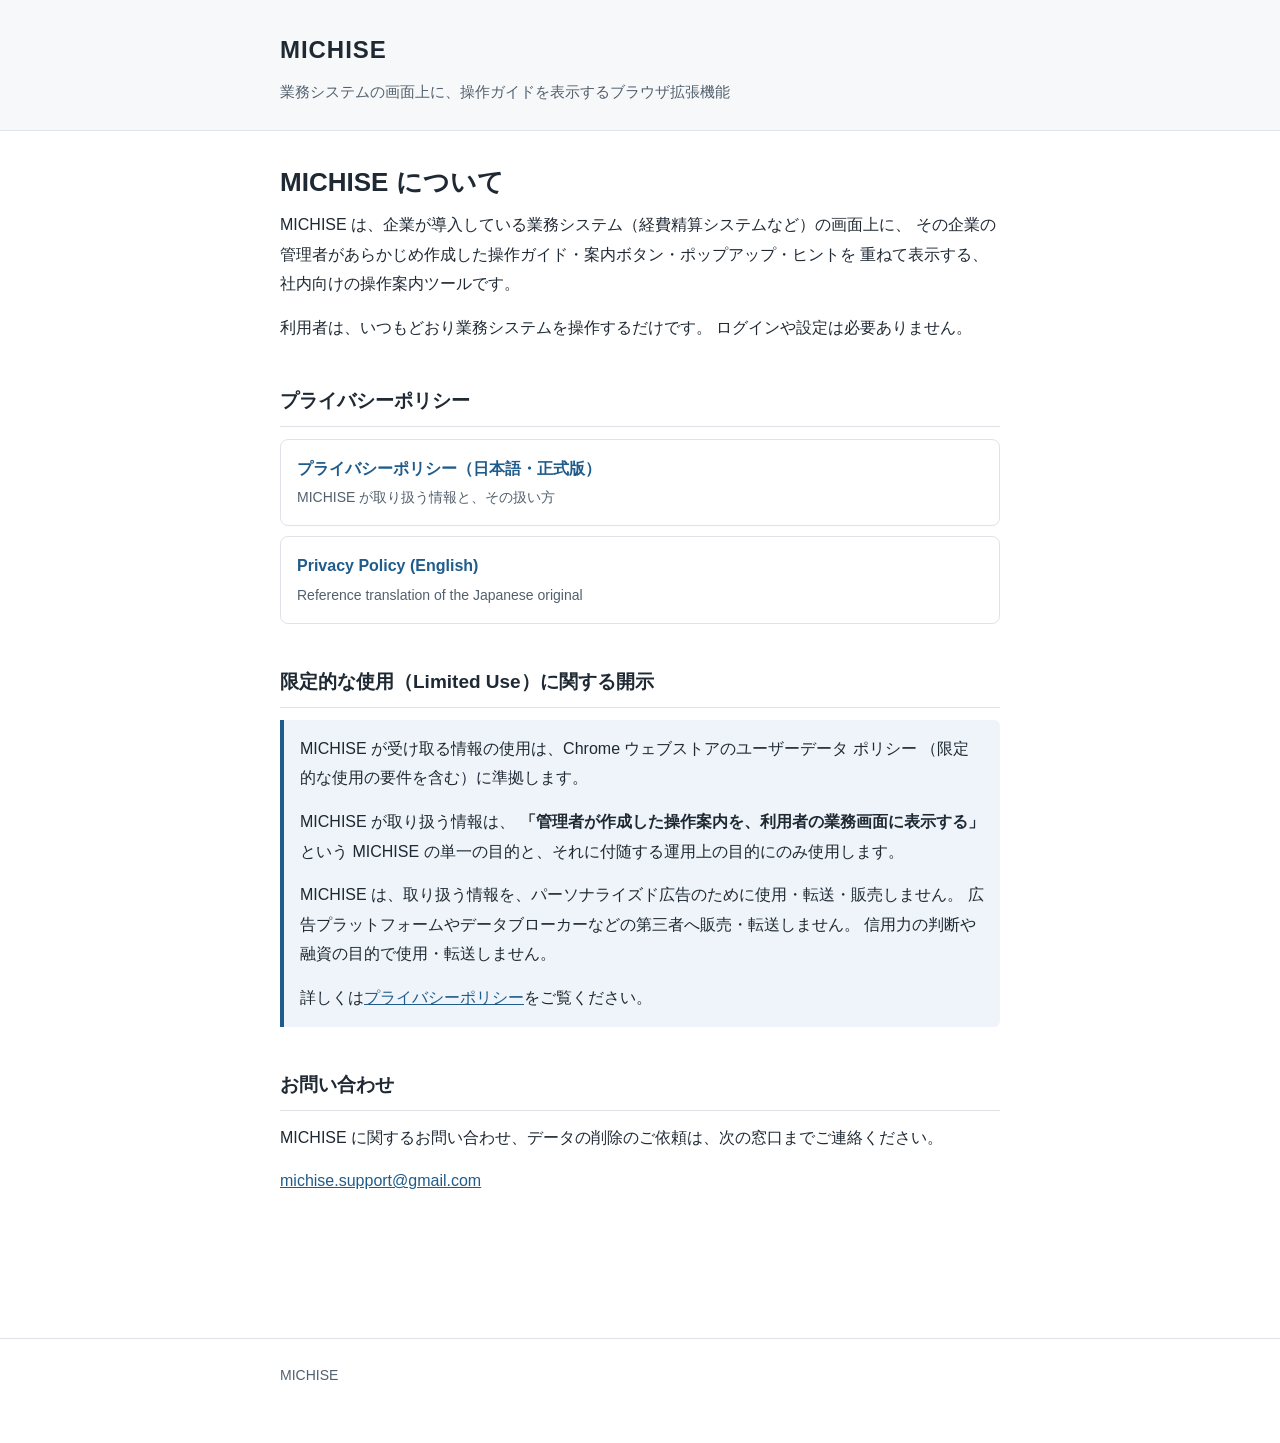
<file: index.html>
<!DOCTYPE html>
<html lang="ja">
<head>
<meta charset="utf-8">
<meta name="viewport" content="width=device-width, initial-scale=1">
<title>MICHISE</title>
<meta name="description" content="MICHISE は、業務システムの画面上に操作ガイドを表示する企業向けのブラウザ拡張機能です。">
<link rel="stylesheet" href="style.css">
</head>
<body>

<header class="site">
  <div class="wrap">
    <p class="brand"><a href="index.html">MICHISE</a></p>
    <p class="tagline">業務システムの画面上に、操作ガイドを表示するブラウザ拡張機能</p>
  </div>
</header>

<main>
  <div class="wrap">

    <h1>MICHISE について</h1>

    <p>
      MICHISE は、企業が導入している業務システム（経費精算システムなど）の画面上に、
      その企業の管理者があらかじめ作成した操作ガイド・案内ボタン・ポップアップ・ヒントを
      重ねて表示する、社内向けの操作案内ツールです。
    </p>
    <p>
      利用者は、いつもどおり業務システムを操作するだけです。
      ログインや設定は必要ありません。
    </p>

    <h2>プライバシーポリシー</h2>

    <ul class="links">
      <li>
        <a href="privacy.html">プライバシーポリシー（日本語・正式版）
          <span class="sub">MICHISE が取り扱う情報と、その扱い方</span></a>
      </li>
      <li>
        <a href="privacy-en.html">Privacy Policy (English)
          <span class="sub">Reference translation of the Japanese original</span></a>
      </li>
    </ul>

    <h2>限定的な使用（Limited Use）に関する開示</h2>

    <div class="note">
      <p>
        MICHISE が受け取る情報の使用は、Chrome ウェブストアのユーザーデータ ポリシー
        （限定的な使用の要件を含む）に準拠します。
      </p>
      <p>
        MICHISE が取り扱う情報は、
        <strong>「管理者が作成した操作案内を、利用者の業務画面に表示する」</strong>
        という MICHISE の単一の目的と、それに付随する運用上の目的にのみ使用します。
      </p>
      <p>
        MICHISE は、取り扱う情報を、パーソナライズド広告のために使用・転送・販売しません。
        広告プラットフォームやデータブローカーなどの第三者へ販売・転送しません。
        信用力の判断や融資の目的で使用・転送しません。
      </p>
      <p>
        詳しくは<a href="privacy.html">プライバシーポリシー</a>をご覧ください。
      </p>
    </div>

    <h2>お問い合わせ</h2>
    <p>
      MICHISE に関するお問い合わせ、データの削除のご依頼は、次の窓口までご連絡ください。
    </p>
    <p><a href="mailto:michise.support@gmail.com">michise.support@gmail.com</a></p>

  </div>
</main>

<footer class="site">
  <div class="wrap">
    <p>MICHISE</p>
  </div>
</footer>

</body>
</html>
</file>
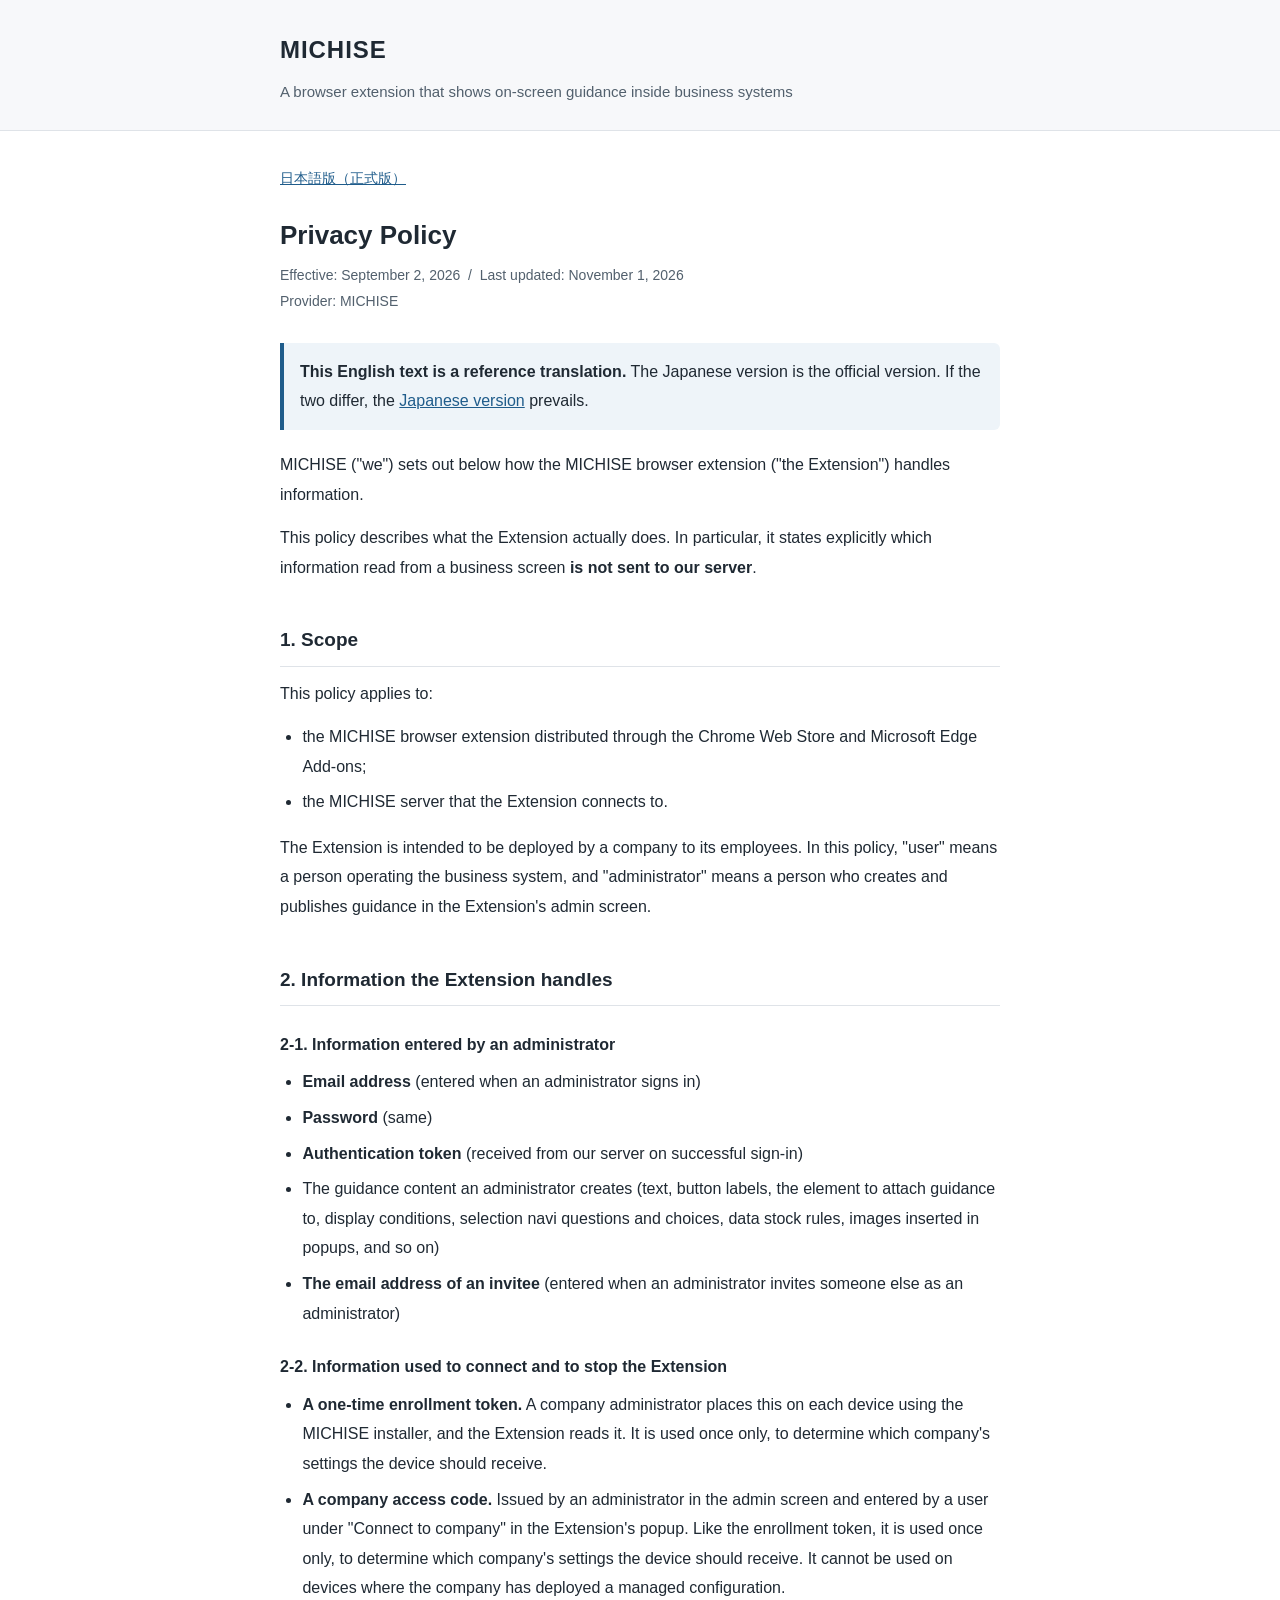
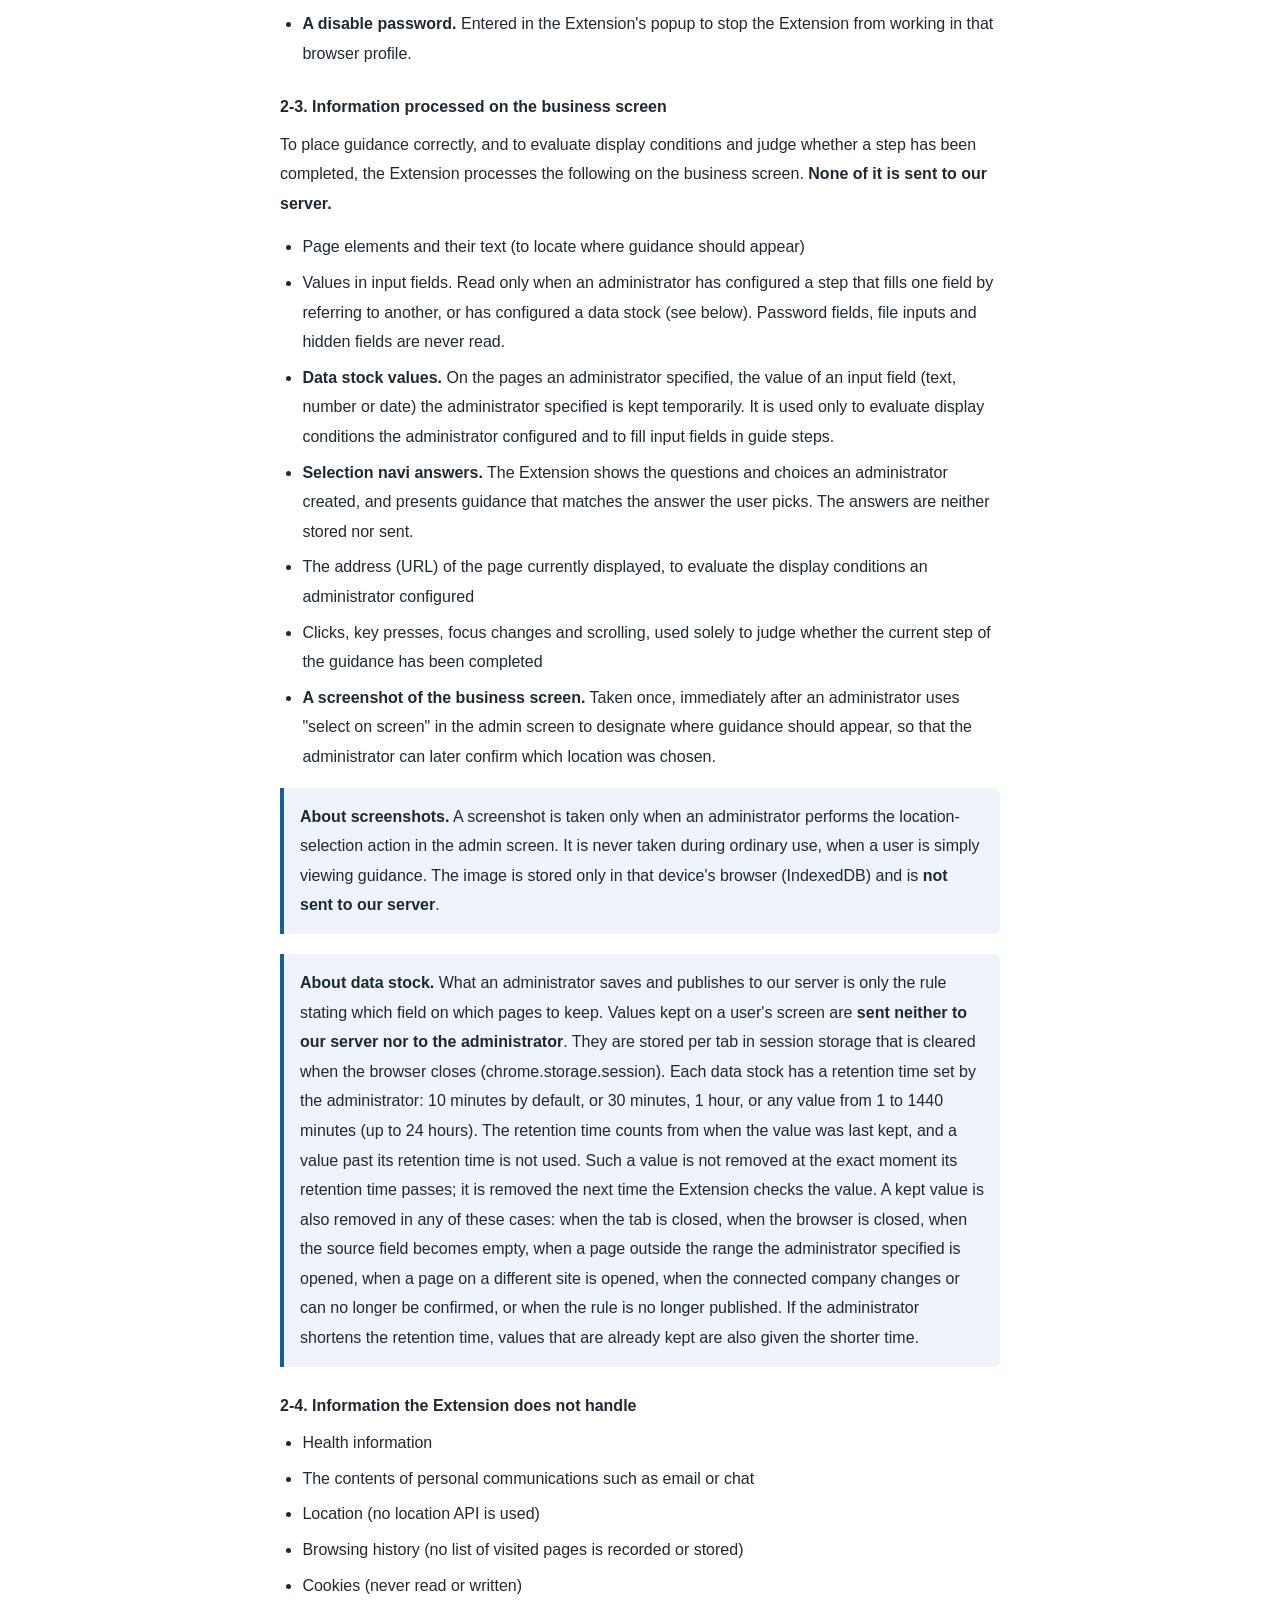
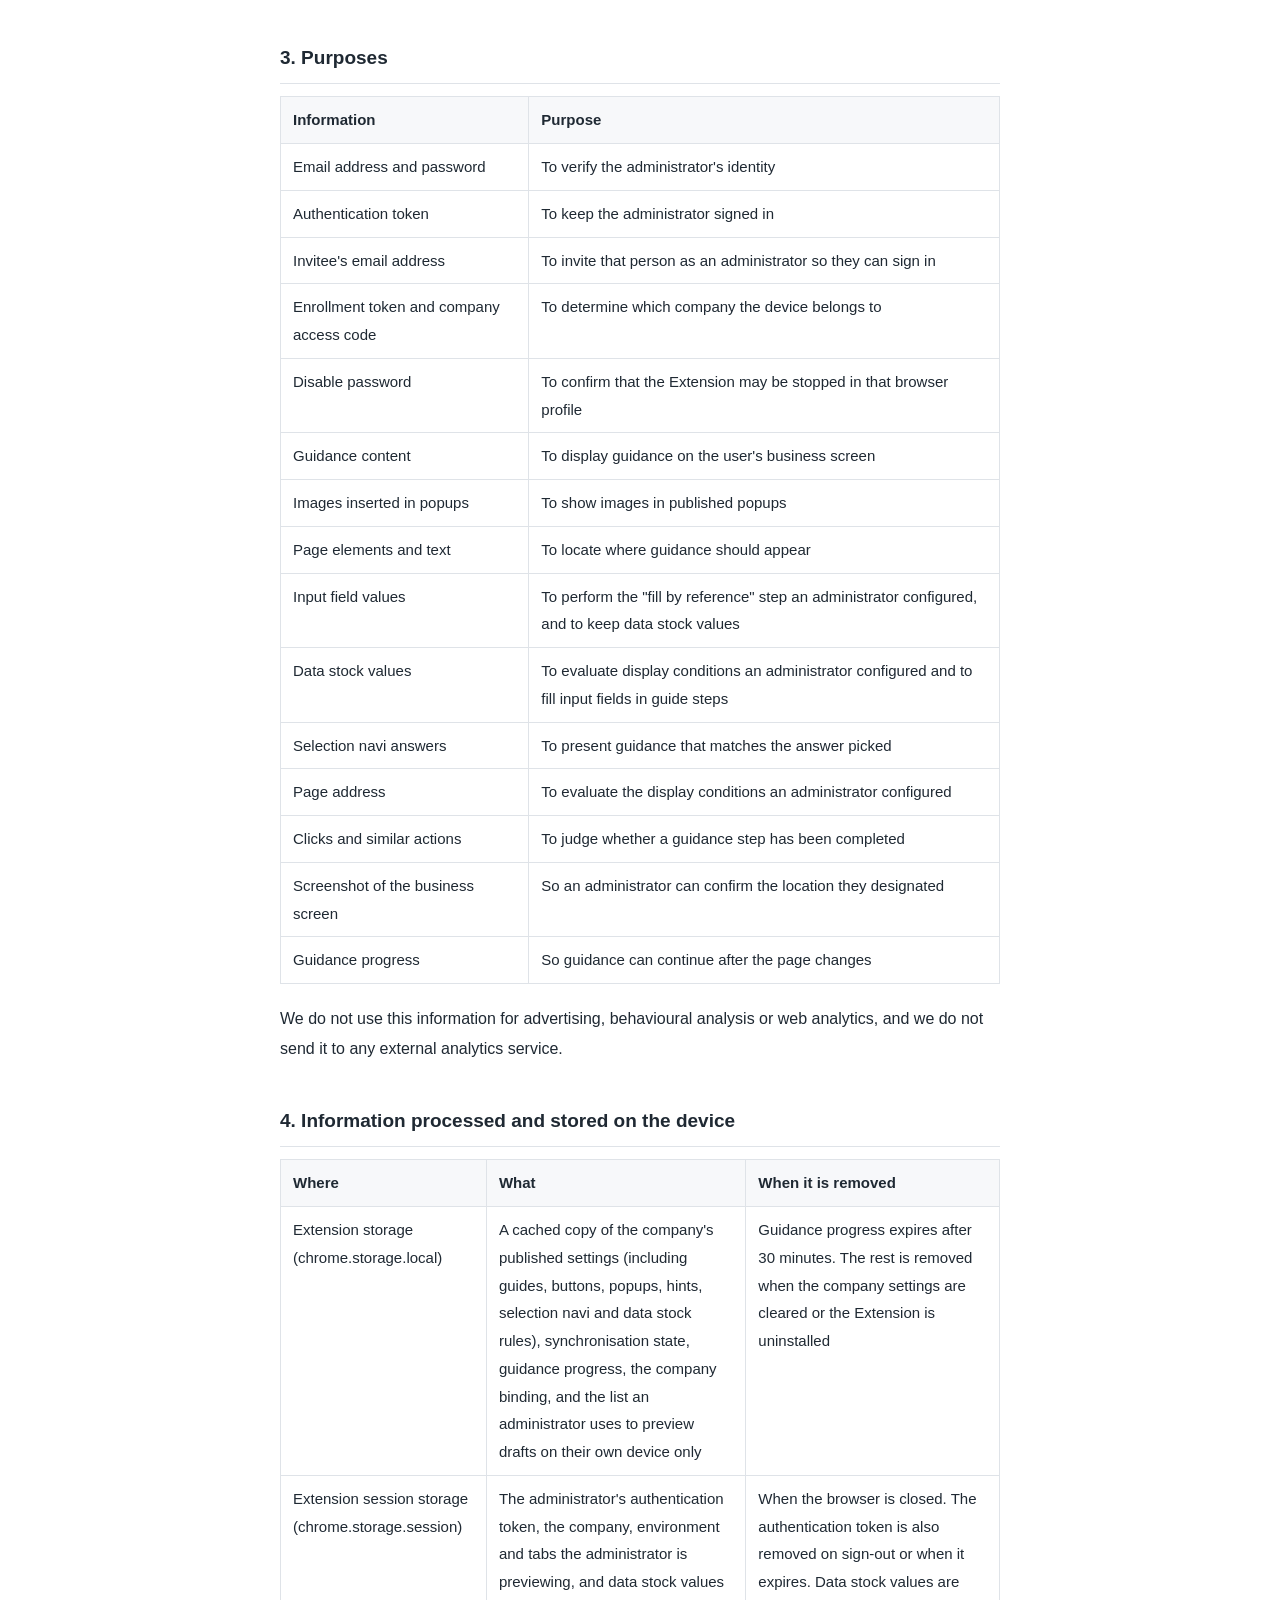
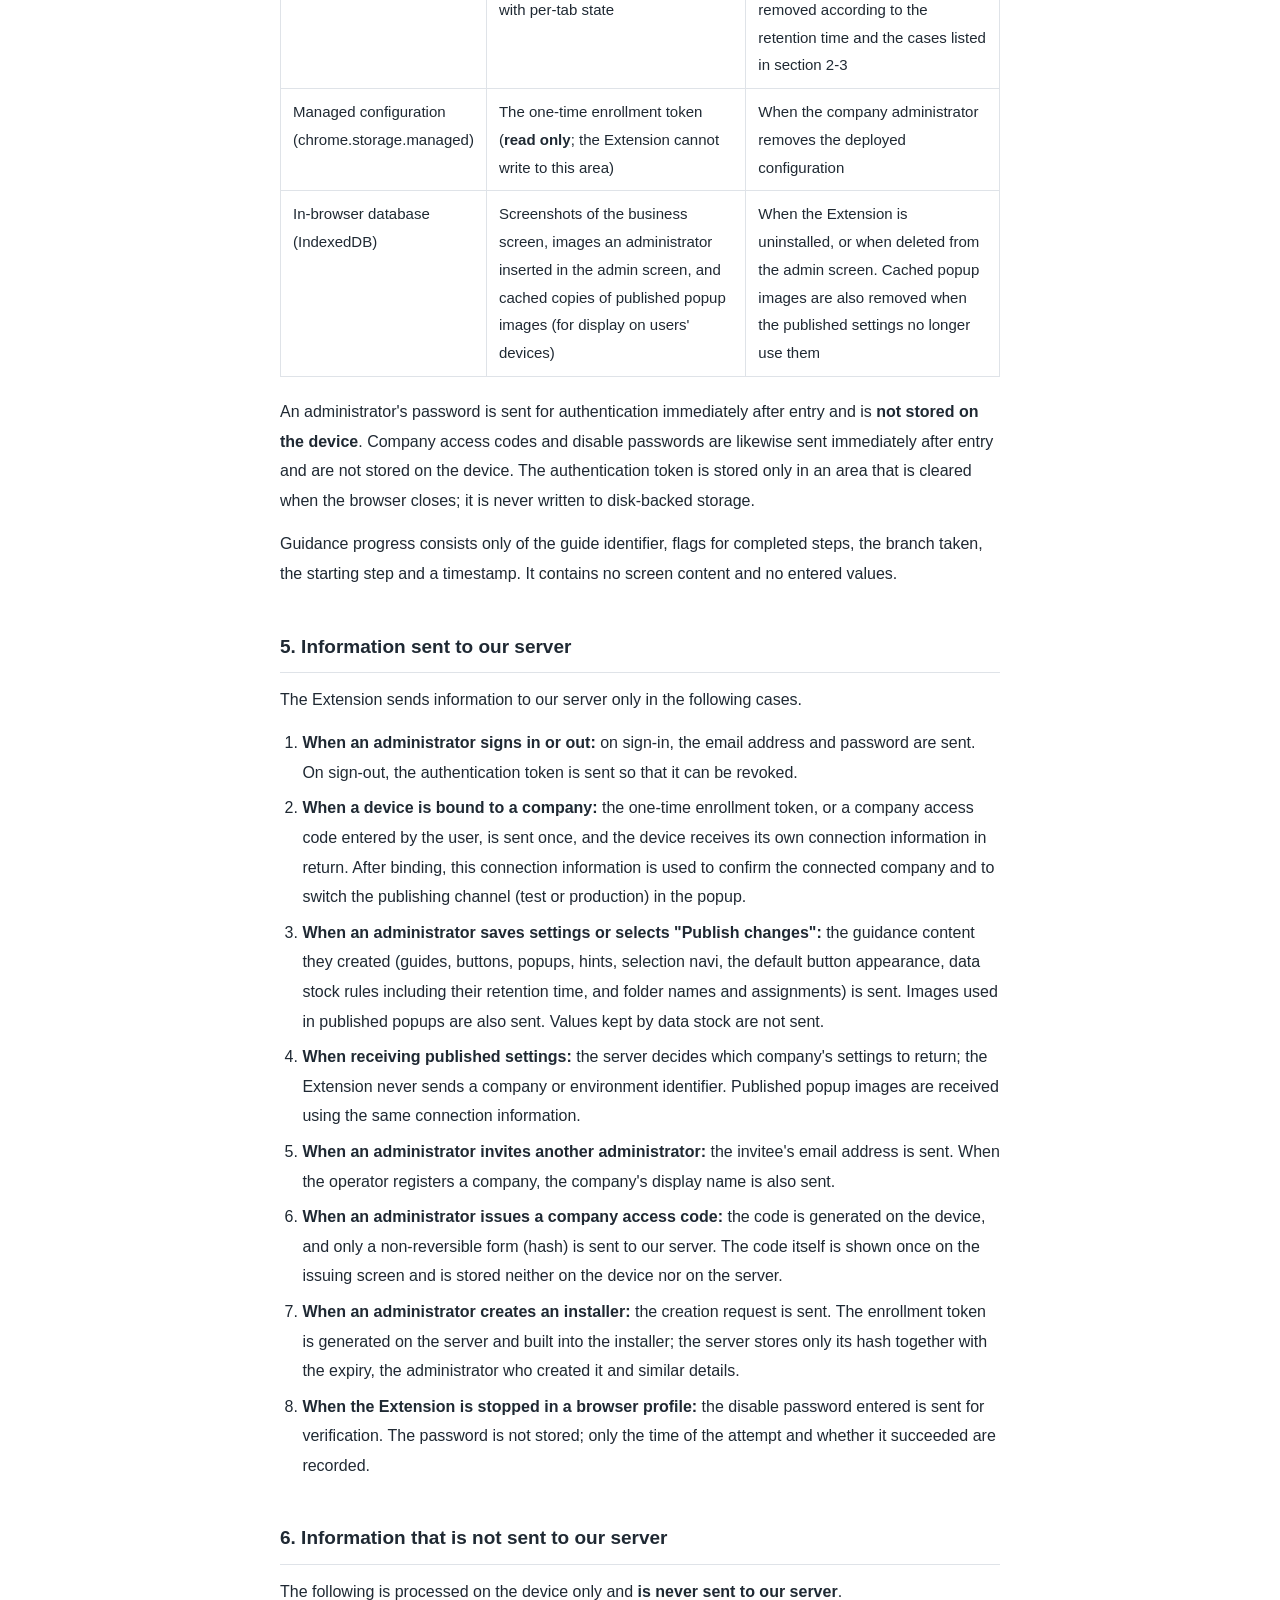
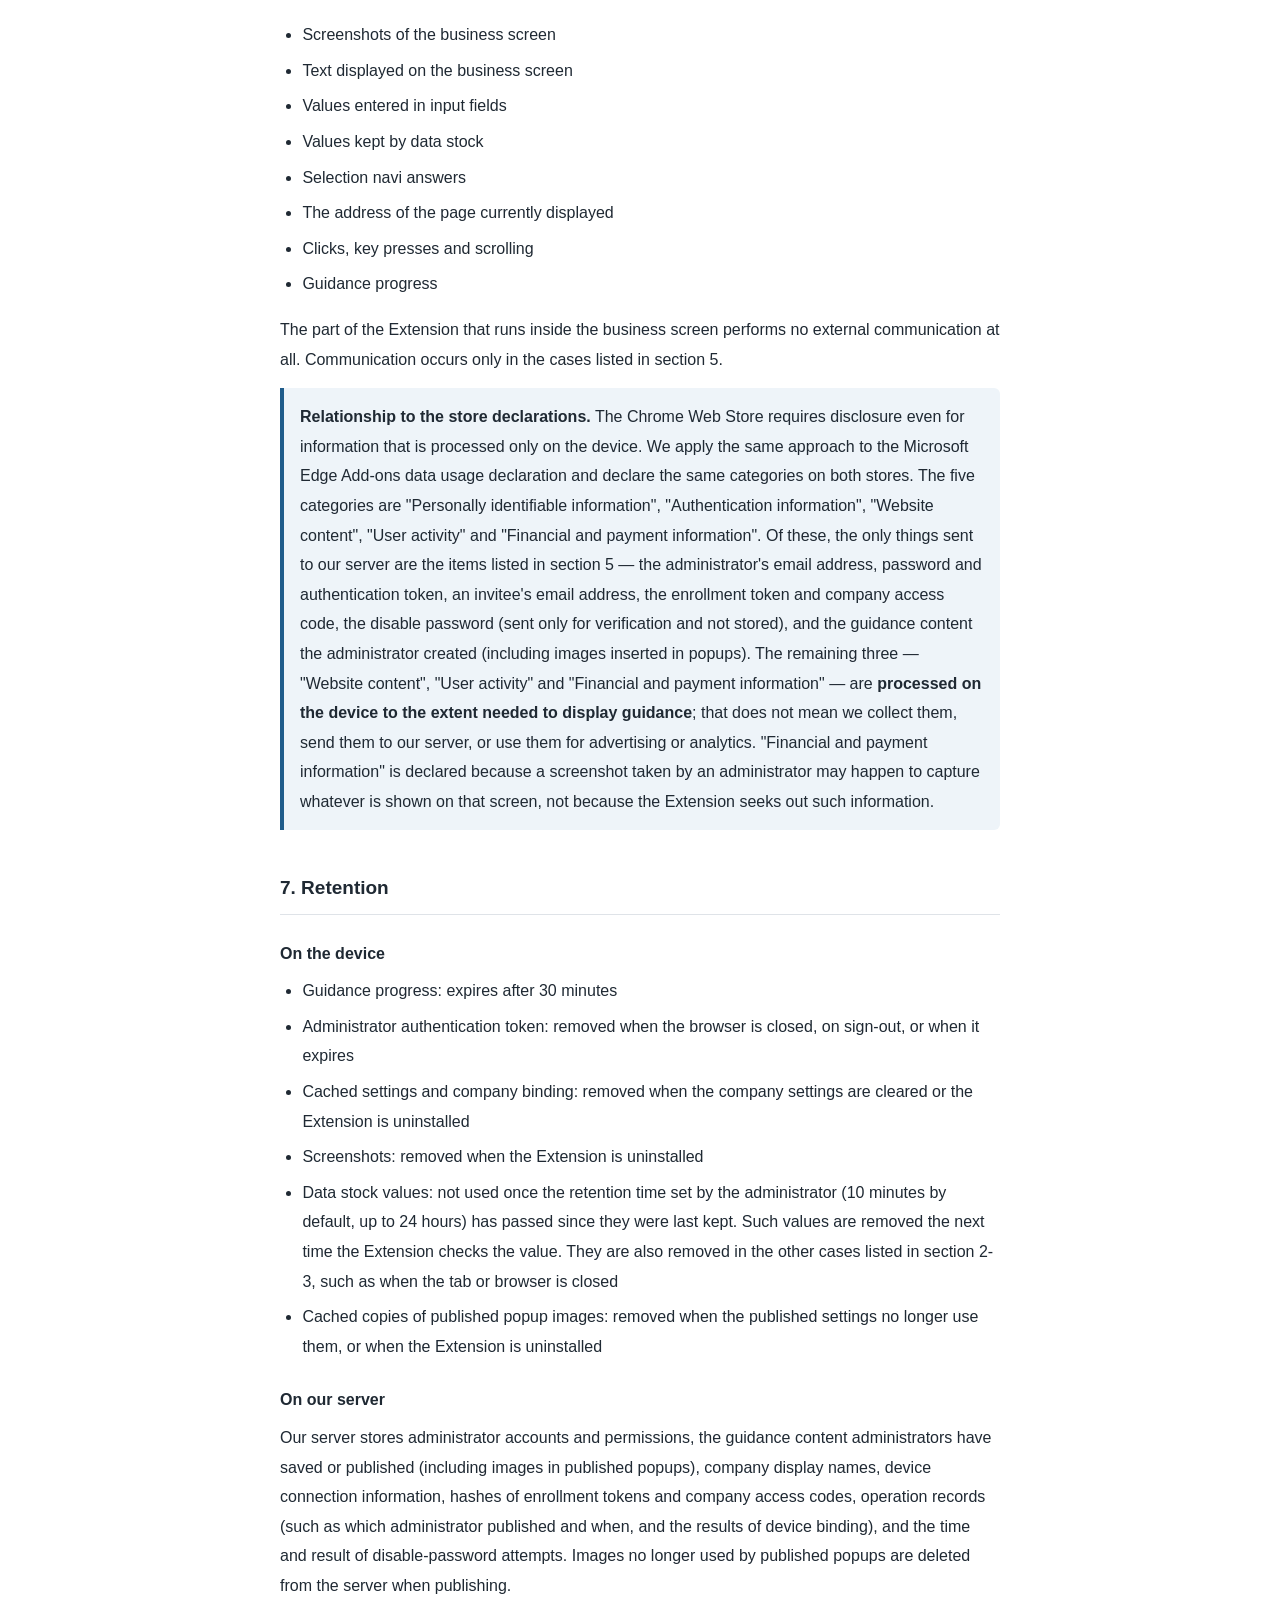
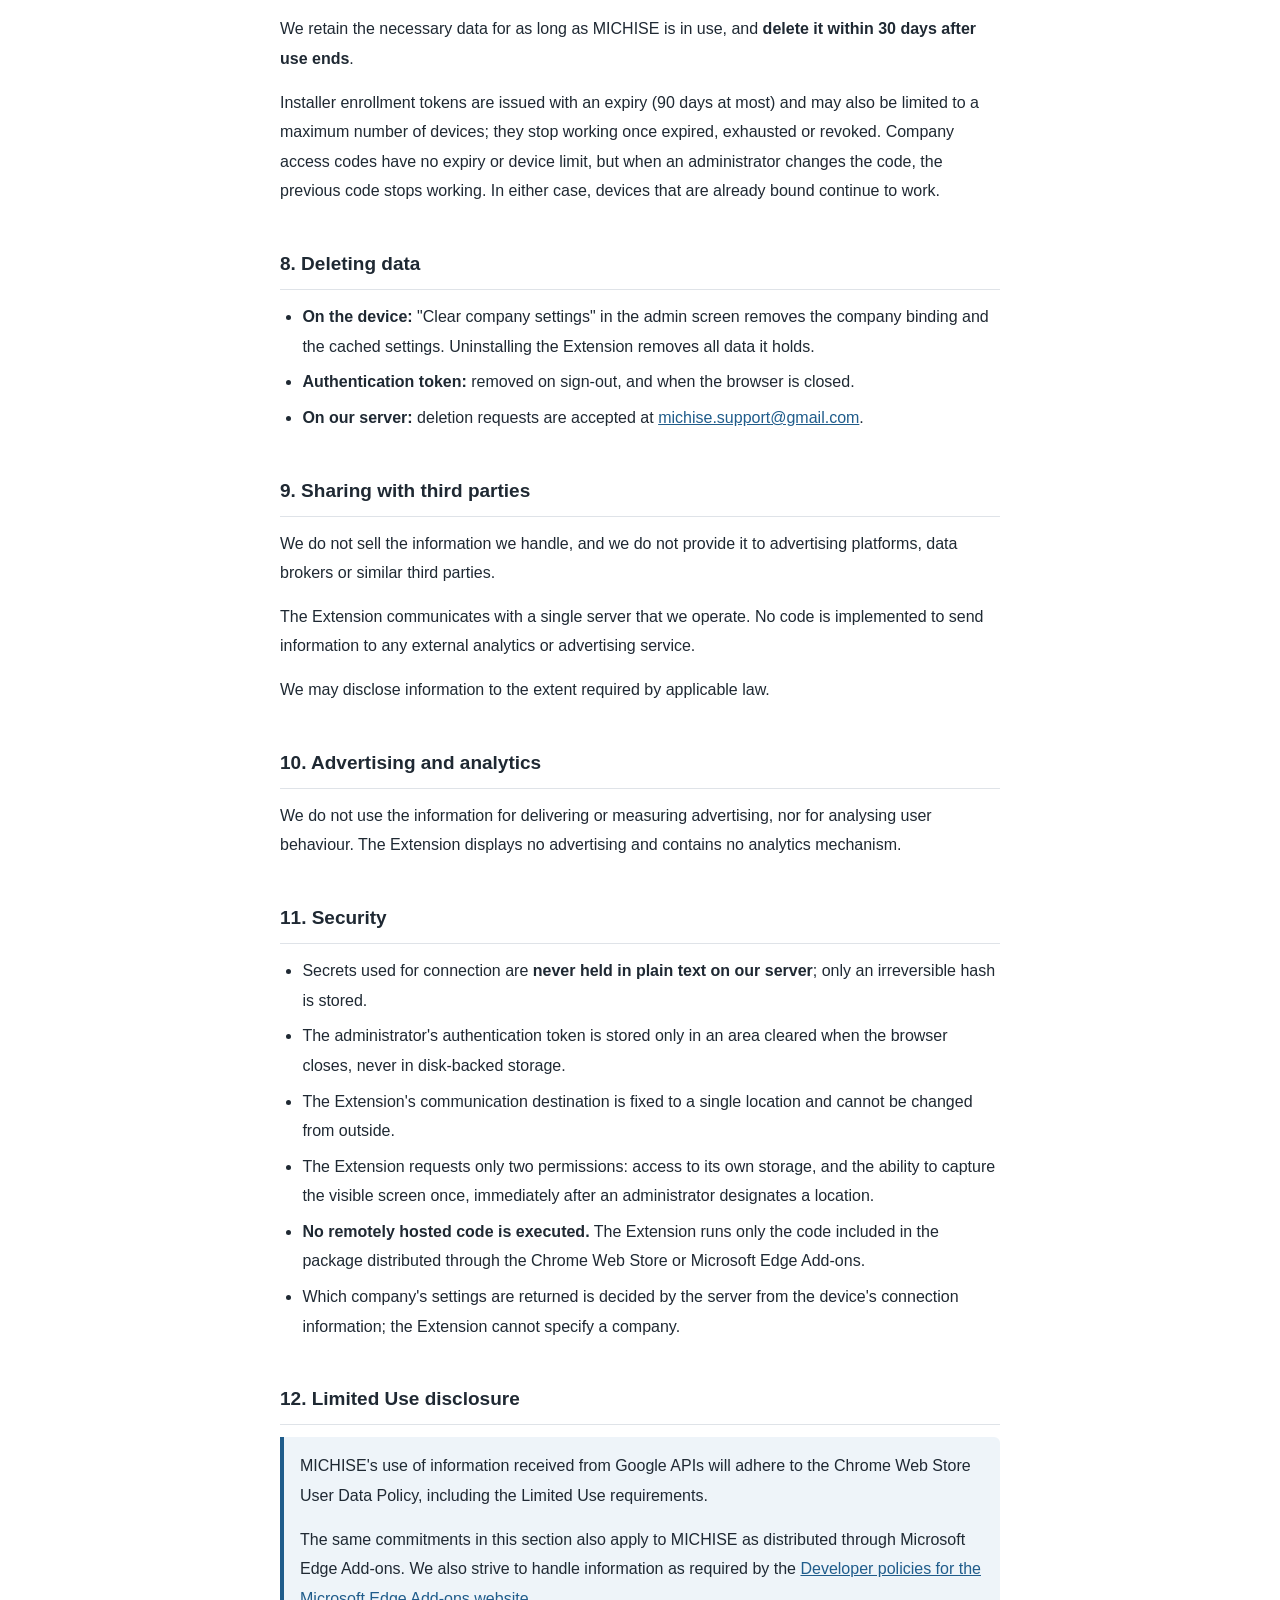
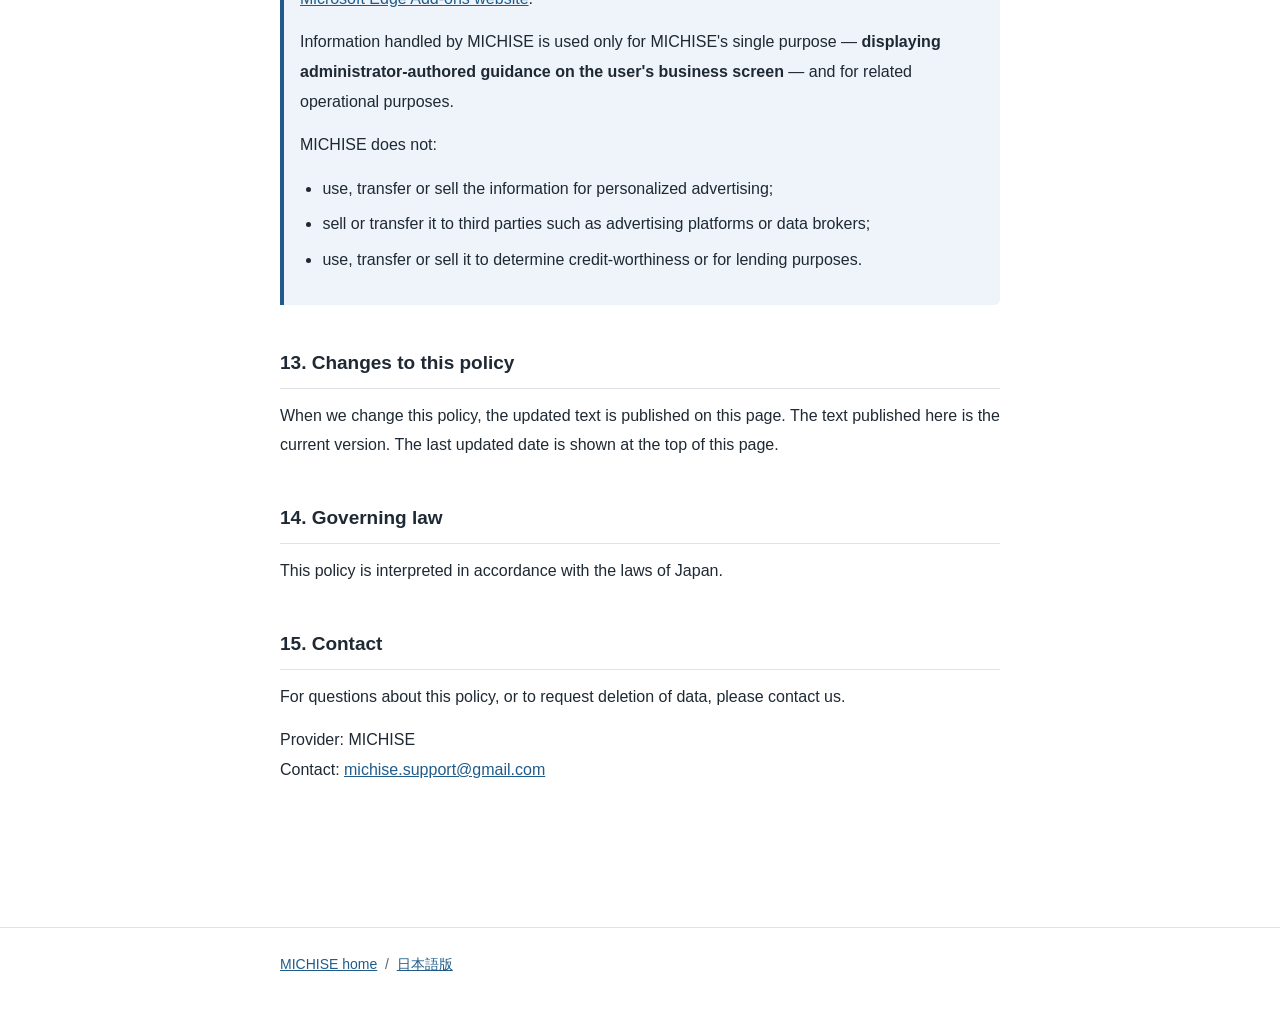
<file: privacy-en.html>
<!DOCTYPE html>
<html lang="en">
<head>
<meta charset="utf-8">
<meta name="viewport" content="width=device-width, initial-scale=1">
<title>Privacy Policy | MICHISE</title>
<meta name="description" content="MICHISE privacy policy: what information is handled, why, how long it is kept, and how to delete it.">
<link rel="stylesheet" href="style.css">
</head>
<body>

<header class="site">
  <div class="wrap">
    <p class="brand"><a href="index.html">MICHISE</a></p>
    <p class="tagline">A browser extension that shows on-screen guidance inside business systems</p>
  </div>
</header>

<main>
  <div class="wrap">

    <p class="lang"><a href="privacy.html">日本語版（正式版）</a></p>

    <h1>Privacy Policy</h1>

    <p class="meta">
      Effective: September 2, 2026 &nbsp;/&nbsp; Last updated: November 1, 2026<br>
      Provider: MICHISE
    </p>

    <div class="note">
      <p>
        <strong>This English text is a reference translation.</strong>
        The Japanese version is the official version. If the two differ,
        the <a href="privacy.html">Japanese version</a> prevails.
      </p>
    </div>

    <p>
      MICHISE ("we") sets out below how the MICHISE browser extension ("the Extension")
      handles information.
    </p>
    <p>
      This policy describes what the Extension actually does. In particular, it states
      explicitly which information read from a business screen
      <strong>is not sent to our server</strong>.
    </p>

    <h2>1. Scope</h2>

    <p>This policy applies to:</p>
    <ul>
      <li>the MICHISE browser extension distributed through the Chrome Web Store and Microsoft Edge Add-ons;</li>
      <li>the MICHISE server that the Extension connects to.</li>
    </ul>
    <p>
      The Extension is intended to be deployed by a company to its employees.
      In this policy, "user" means a person operating the business system, and
      "administrator" means a person who creates and publishes guidance in the
      Extension's admin screen.
    </p>

    <h2>2. Information the Extension handles</h2>

    <h3>2-1. Information entered by an administrator</h3>
    <ul>
      <li><strong>Email address</strong> (entered when an administrator signs in)</li>
      <li><strong>Password</strong> (same)</li>
      <li><strong>Authentication token</strong> (received from our server on successful sign-in)</li>
      <li>The guidance content an administrator creates (text, button labels, the element to
        attach guidance to, display conditions, selection navi questions and choices, data stock
        rules, images inserted in popups, and so on)</li>
      <li><strong>The email address of an invitee</strong> (entered when an administrator invites
        someone else as an administrator)</li>
    </ul>

    <h3>2-2. Information used to connect and to stop the Extension</h3>
    <ul>
      <li>
        <strong>A one-time enrollment token.</strong> A company administrator places this on each
        device using the MICHISE installer, and the Extension reads it. It is used once only,
        to determine which company's settings the device should receive.
      </li>
      <li>
        <strong>A company access code.</strong> Issued by an administrator in the admin screen and
        entered by a user under "Connect to company" in the Extension's popup. Like the enrollment
        token, it is used once only, to determine which company's settings the device should
        receive. It cannot be used on devices where the company has deployed a managed configuration.
      </li>
      <li>
        <strong>A disable password.</strong> Entered in the Extension's popup to stop the Extension
        from working in that browser profile.
      </li>
    </ul>

    <h3>2-3. Information processed on the business screen</h3>
    <p>
      To place guidance correctly, and to evaluate display conditions and judge whether a step
      has been completed, the Extension processes the following on the business screen.
      <strong>None of it is sent to our server.</strong>
    </p>
    <ul>
      <li>Page elements and their text (to locate where guidance should appear)</li>
      <li>
        Values in input fields. Read only when an administrator has configured a step that
        fills one field by referring to another, or has configured a data stock (see below).
        Password fields, file inputs and hidden fields are never read.
      </li>
      <li>
        <strong>Data stock values.</strong> On the pages an administrator specified, the value of
        an input field (text, number or date) the administrator specified is kept temporarily. It is used only to
        evaluate display conditions the administrator configured and to fill input fields in
        guide steps.
      </li>
      <li>
        <strong>Selection navi answers.</strong> The Extension shows the questions and choices an
        administrator created, and presents guidance that matches the answer the user picks.
        The answers are neither stored nor sent.
      </li>
      <li>The address (URL) of the page currently displayed, to evaluate the display
        conditions an administrator configured</li>
      <li>
        Clicks, key presses, focus changes and scrolling, used solely to judge whether the
        current step of the guidance has been completed
      </li>
      <li>
        <strong>A screenshot of the business screen.</strong> Taken once, immediately after an
        administrator uses "select on screen" in the admin screen to designate where guidance
        should appear, so that the administrator can later confirm which location was chosen.
      </li>
    </ul>

    <div class="note">
      <p>
        <strong>About screenshots.</strong> A screenshot is taken only when an administrator
        performs the location-selection action in the admin screen. It is never taken during
        ordinary use, when a user is simply viewing guidance. The image is stored only in that
        device's browser (IndexedDB) and is <strong>not sent to our server</strong>.
      </p>
    </div>

    <div class="note">
      <p>
        <strong>About data stock.</strong> What an administrator saves and publishes to our server
        is only the rule stating which field on which pages to keep. Values kept on a user's
        screen are <strong>sent neither to our server nor to the administrator</strong>. They are
        stored per tab in session storage that is cleared when the browser closes
        (chrome.storage.session). Each data stock has a retention time set by the administrator:
        10 minutes by default, or 30 minutes, 1 hour, or any value from 1 to 1440 minutes (up to
        24 hours). The retention time counts from when the value was last kept, and a value past
        its retention time is not used. Such a value is not removed at the exact moment its
        retention time passes; it is removed the next time the Extension checks the value.
        A kept value is also removed in any of these cases: when the tab is closed, when the
        browser is closed, when the source field
        becomes empty, when a page outside the range the administrator specified is opened, when a
        page on a different site is opened, when the connected company changes or can no longer be
        confirmed, or when the rule is no longer published. If the administrator shortens the
        retention time, values that are already kept are also given the shorter time.
      </p>
    </div>

    <h3>2-4. Information the Extension does not handle</h3>
    <ul>
      <li>Health information</li>
      <li>The contents of personal communications such as email or chat</li>
      <li>Location (no location API is used)</li>
      <li>Browsing history (no list of visited pages is recorded or stored)</li>
      <li>Cookies (never read or written)</li>
    </ul>

    <h2>3. Purposes</h2>

    <table>
      <tr><th>Information</th><th>Purpose</th></tr>
      <tr><td>Email address and password</td><td>To verify the administrator's identity</td></tr>
      <tr><td>Authentication token</td><td>To keep the administrator signed in</td></tr>
      <tr><td>Invitee's email address</td><td>To invite that person as an administrator so they can sign in</td></tr>
      <tr><td>Enrollment token and company access code</td><td>To determine which company the device belongs to</td></tr>
      <tr><td>Disable password</td><td>To confirm that the Extension may be stopped in that browser profile</td></tr>
      <tr><td>Guidance content</td><td>To display guidance on the user's business screen</td></tr>
      <tr><td>Images inserted in popups</td><td>To show images in published popups</td></tr>
      <tr><td>Page elements and text</td><td>To locate where guidance should appear</td></tr>
      <tr><td>Input field values</td><td>To perform the "fill by reference" step an administrator configured, and to keep data stock values</td></tr>
      <tr><td>Data stock values</td><td>To evaluate display conditions an administrator configured and to fill input fields in guide steps</td></tr>
      <tr><td>Selection navi answers</td><td>To present guidance that matches the answer picked</td></tr>
      <tr><td>Page address</td><td>To evaluate the display conditions an administrator configured</td></tr>
      <tr><td>Clicks and similar actions</td><td>To judge whether a guidance step has been completed</td></tr>
      <tr><td>Screenshot of the business screen</td><td>So an administrator can confirm the location they designated</td></tr>
      <tr><td>Guidance progress</td><td>So guidance can continue after the page changes</td></tr>
    </table>

    <p>
      We do not use this information for advertising, behavioural analysis or web analytics,
      and we do not send it to any external analytics service.
    </p>

    <h2>4. Information processed and stored on the device</h2>

    <table>
      <tr><th>Where</th><th>What</th><th>When it is removed</th></tr>
      <tr>
        <td>Extension storage<br>(chrome.storage.local)</td>
        <td>A cached copy of the company's published settings (including guides, buttons,
          popups, hints, selection navi and data stock rules), synchronisation state,
          guidance progress, the company binding, and the list an administrator uses to
          preview drafts on their own device only</td>
        <td>Guidance progress expires after 30 minutes. The rest is removed when the company
          settings are cleared or the Extension is uninstalled</td>
      </tr>
      <tr>
        <td>Extension session storage<br>(chrome.storage.session)</td>
        <td>The administrator's authentication token, the company, environment and tabs the
          administrator is previewing, and data stock values with per-tab state</td>
        <td>When the browser is closed. The authentication token is also removed on sign-out or
          when it expires. Data stock values are removed according to the retention time and the
          cases listed in section 2-3</td>
      </tr>
      <tr>
        <td>Managed configuration<br>(chrome.storage.managed)</td>
        <td>The one-time enrollment token (<strong>read only</strong>; the Extension cannot
          write to this area)</td>
        <td>When the company administrator removes the deployed configuration</td>
      </tr>
      <tr>
        <td>In-browser database<br>(IndexedDB)</td>
        <td>Screenshots of the business screen, images an administrator inserted in the
          admin screen, and cached copies of published popup images (for display on users' devices)</td>
        <td>When the Extension is uninstalled, or when deleted from the admin screen.
          Cached popup images are also removed when the published settings no longer use them</td>
      </tr>
    </table>

    <p>
      An administrator's password is sent for authentication immediately after entry and is
      <strong>not stored on the device</strong>. Company access codes and disable passwords are
      likewise sent immediately after entry and are not stored on the device. The authentication token is stored only in an
      area that is cleared when the browser closes; it is never written to disk-backed storage.
    </p>
    <p>
      Guidance progress consists only of the guide identifier, flags for completed steps, the
      branch taken, the starting step and a timestamp. It contains no screen content and no
      entered values.
    </p>

    <h2>5. Information sent to our server</h2>

    <p>The Extension sends information to our server only in the following cases.</p>

    <ol>
      <li><strong>When an administrator signs in or out:</strong> on sign-in, the email address and
        password are sent. On sign-out, the authentication token is sent so that it can be revoked.</li>
      <li><strong>When a device is bound to a company:</strong> the one-time enrollment token, or a
        company access code entered by the user, is sent once, and the device receives its own
        connection information in return. After binding, this connection information is used to
        confirm the connected company and to switch the publishing channel (test or production)
        in the popup.</li>
      <li><strong>When an administrator saves settings or selects "Publish changes":</strong> the
        guidance content they created (guides, buttons, popups, hints, selection navi, the default
        button appearance, data stock rules including their retention time, and folder names and
        assignments) is sent. Images
        used in published popups are also sent. Values kept by data stock are not sent.</li>
      <li><strong>When receiving published settings:</strong> the server decides which company's
        settings to return; the Extension never sends a company or environment identifier.
        Published popup images are received using the same connection information.</li>
      <li><strong>When an administrator invites another administrator:</strong> the invitee's email
        address is sent. When the operator registers a company, the company's display name is
        also sent.</li>
      <li><strong>When an administrator issues a company access code:</strong> the code is
        generated on the device, and only a non-reversible form (hash) is sent to our server.
        The code itself is shown once on the issuing screen and is stored neither on the device
        nor on the server.</li>
      <li><strong>When an administrator creates an installer:</strong> the creation request is
        sent. The enrollment token is generated on the server and built into the installer; the
        server stores only its hash together with the expiry, the administrator who created it
        and similar details.</li>
      <li><strong>When the Extension is stopped in a browser profile:</strong> the disable
        password entered is sent for verification. The password is not stored; only the time of
        the attempt and whether it succeeded are recorded.</li>
    </ol>

    <h2>6. Information that is not sent to our server</h2>

    <p>The following is processed on the device only and <strong>is never sent to our server</strong>.</p>

    <ul>
      <li>Screenshots of the business screen</li>
      <li>Text displayed on the business screen</li>
      <li>Values entered in input fields</li>
      <li>Values kept by data stock</li>
      <li>Selection navi answers</li>
      <li>The address of the page currently displayed</li>
      <li>Clicks, key presses and scrolling</li>
      <li>Guidance progress</li>
    </ul>

    <p>
      The part of the Extension that runs inside the business screen performs no external
      communication at all. Communication occurs only in the cases listed in section 5.
    </p>

    <div class="note">
      <p>
        <strong>Relationship to the store declarations.</strong>
        The Chrome Web Store requires disclosure even for information that is processed only
        on the device. We apply the same approach to the Microsoft Edge Add-ons data usage
        declaration and declare the same categories on both stores. The five categories are "Personally identifiable information",
        "Authentication information", "Website content", "User activity" and
        "Financial and payment information". Of these, the only things sent to our server are
        the items listed in section 5 — the administrator's email address, password and
        authentication token, an invitee's email address, the enrollment token and company access
        code, the disable password (sent only for verification and not stored), and the guidance
        content the administrator created (including images inserted in popups). The remaining three — "Website content", "User activity" and
        "Financial and payment information" — are
        <strong>processed on the device to the extent needed to display guidance</strong>;
        that does not mean we collect them, send them to our server, or use them for advertising
        or analytics. "Financial and payment information" is declared because a screenshot taken
        by an administrator may happen to capture whatever is shown on that screen, not because
        the Extension seeks out such information.
      </p>
    </div>

    <h2>7. Retention</h2>

    <h3>On the device</h3>
    <ul>
      <li>Guidance progress: expires after 30 minutes</li>
      <li>Administrator authentication token: removed when the browser is closed, on sign-out,
        or when it expires</li>
      <li>Cached settings and company binding: removed when the company settings are cleared or
        the Extension is uninstalled</li>
      <li>Screenshots: removed when the Extension is uninstalled</li>
      <li>Data stock values: not used once the retention time set by the administrator
        (10 minutes by default, up to 24 hours) has passed since they were last kept. Such values
        are removed the next time the Extension checks the value. They are also removed in the
        other cases listed in section 2-3, such as when the tab or browser is closed</li>
      <li>Cached copies of published popup images: removed when the published settings no longer
        use them, or when the Extension is uninstalled</li>
    </ul>

    <h3>On our server</h3>
    <p>
      Our server stores administrator accounts and permissions, the guidance content
      administrators have saved or published (including images in published popups), company
      display names, device connection information, hashes of enrollment tokens and company
      access codes, operation records (such as which administrator published and when, and the
      results of device binding), and the time and result of disable-password attempts. Images
      no longer used by published popups are deleted from the server when publishing.
    </p>
    <p>
      We retain the necessary data for as long as MICHISE is in use, and
      <strong>delete it within 30 days after use ends</strong>.
    </p>
    <p>
      Installer enrollment tokens are issued with an expiry (90 days at most) and may also be
      limited to a maximum number of devices; they stop working once expired, exhausted or
      revoked. Company access codes have no expiry or device limit, but when an administrator
      changes the code, the previous code stops working. In either case, devices that are
      already bound continue to work.
    </p>

    <h2>8. Deleting data</h2>

    <ul>
      <li>
        <strong>On the device:</strong> "Clear company settings" in the admin screen removes the
        company binding and the cached settings. Uninstalling the Extension removes all data it holds.
      </li>
      <li>
        <strong>Authentication token:</strong> removed on sign-out, and when the browser is closed.
      </li>
      <li>
        <strong>On our server:</strong> deletion requests are accepted at
        <a href="mailto:michise.support@gmail.com">michise.support@gmail.com</a>.
      </li>
    </ul>

    <h2>9. Sharing with third parties</h2>

    <p>
      We do not sell the information we handle, and we do not provide it to advertising
      platforms, data brokers or similar third parties.
    </p>
    <p>
      The Extension communicates with a single server that we operate. No code is implemented to
      send information to any external analytics or advertising service.
    </p>
    <p>
      We may disclose information to the extent required by applicable law.
    </p>

    <h2>10. Advertising and analytics</h2>

    <p>
      We do not use the information for delivering or measuring advertising, nor for analysing
      user behaviour. The Extension displays no advertising and contains no analytics mechanism.
    </p>

    <h2>11. Security</h2>

    <ul>
      <li>
        Secrets used for connection are <strong>never held in plain text on our server</strong>;
        only an irreversible hash is stored.
      </li>
      <li>
        The administrator's authentication token is stored only in an area cleared when the
        browser closes, never in disk-backed storage.
      </li>
      <li>
        The Extension's communication destination is fixed to a single location and cannot be
        changed from outside.
      </li>
      <li>
        The Extension requests only two permissions: access to its own storage, and the ability
        to capture the visible screen once, immediately after an administrator designates a location.
      </li>
      <li>
        <strong>No remotely hosted code is executed.</strong> The Extension runs only the code
        included in the package distributed through the Chrome Web Store or Microsoft Edge Add-ons.
      </li>
      <li>
        Which company's settings are returned is decided by the server from the device's
        connection information; the Extension cannot specify a company.
      </li>
    </ul>

    <h2>12. Limited Use disclosure</h2>

    <div class="note">
      <p>
        MICHISE's use of information received from Google APIs will adhere to the
        Chrome Web Store User Data Policy, including the Limited Use requirements.
      </p>
      <p>
        The same commitments in this section also apply to MICHISE as distributed through
        Microsoft Edge Add-ons. We also strive to handle information as required by the
        <a href="https://learn.microsoft.com/legal/microsoft-edge/extensions/developer-policies">Developer policies for the Microsoft Edge Add-ons website</a>.
      </p>
      <p>
        Information handled by MICHISE is used only for MICHISE's single purpose —
        <strong>displaying administrator-authored guidance on the user's business screen</strong> —
        and for related operational purposes.
      </p>
      <p>MICHISE does not:</p>
      <ul>
        <li>use, transfer or sell the information for personalized advertising;</li>
        <li>sell or transfer it to third parties such as advertising platforms or data brokers;</li>
        <li>use, transfer or sell it to determine credit-worthiness or for lending purposes.</li>
      </ul>
    </div>

    <h2>13. Changes to this policy</h2>

    <p>
      When we change this policy, the updated text is published on this page. The text published
      here is the current version. The last updated date is shown at the top of this page.
    </p>

    <h2>14. Governing law</h2>

    <p>This policy is interpreted in accordance with the laws of Japan.</p>

    <h2>15. Contact</h2>

    <p>
      For questions about this policy, or to request deletion of data, please contact us.
    </p>
    <p>
      Provider: MICHISE<br>
      Contact: <a href="mailto:michise.support@gmail.com">michise.support@gmail.com</a>
    </p>

  </div>
</main>

<footer class="site">
  <div class="wrap">
    <p><a href="index.html">MICHISE home</a> &nbsp;/&nbsp; <a href="privacy.html">日本語版</a></p>
  </div>
</footer>

</body>
</html>
</file>
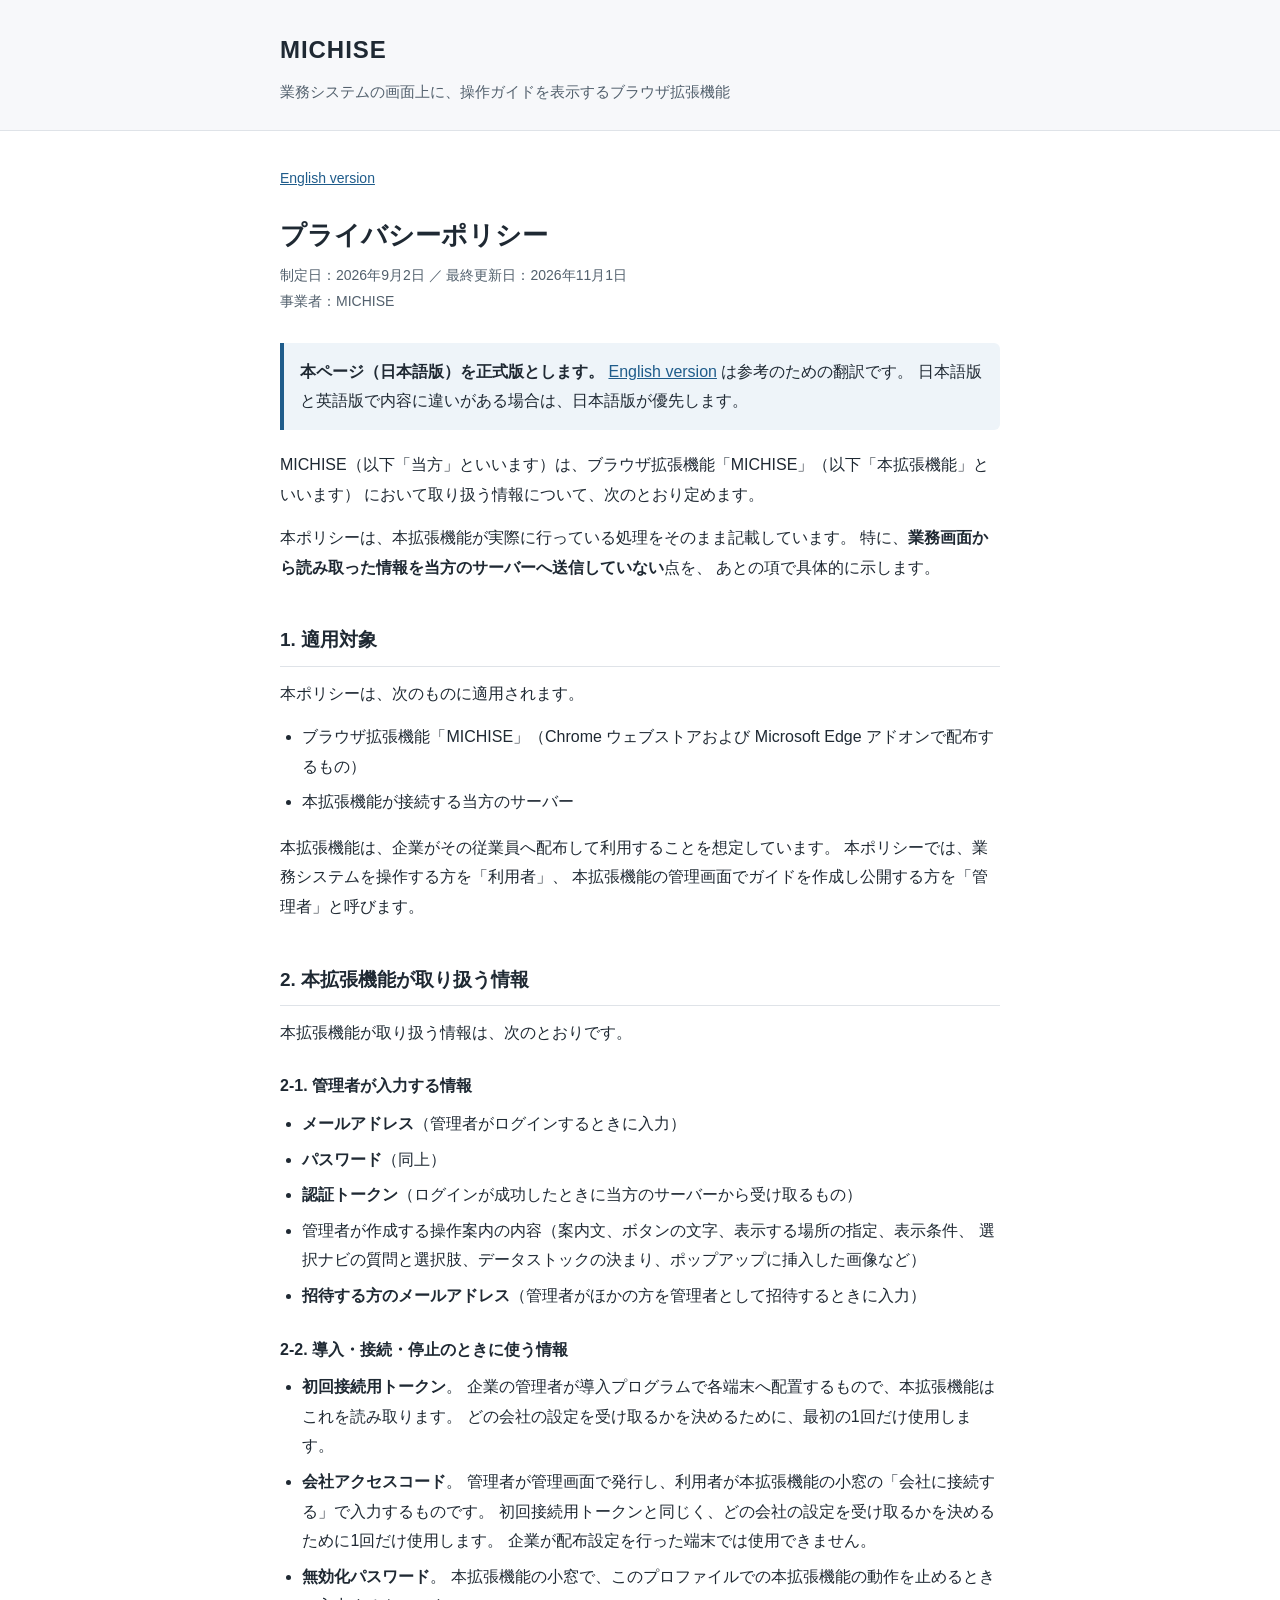
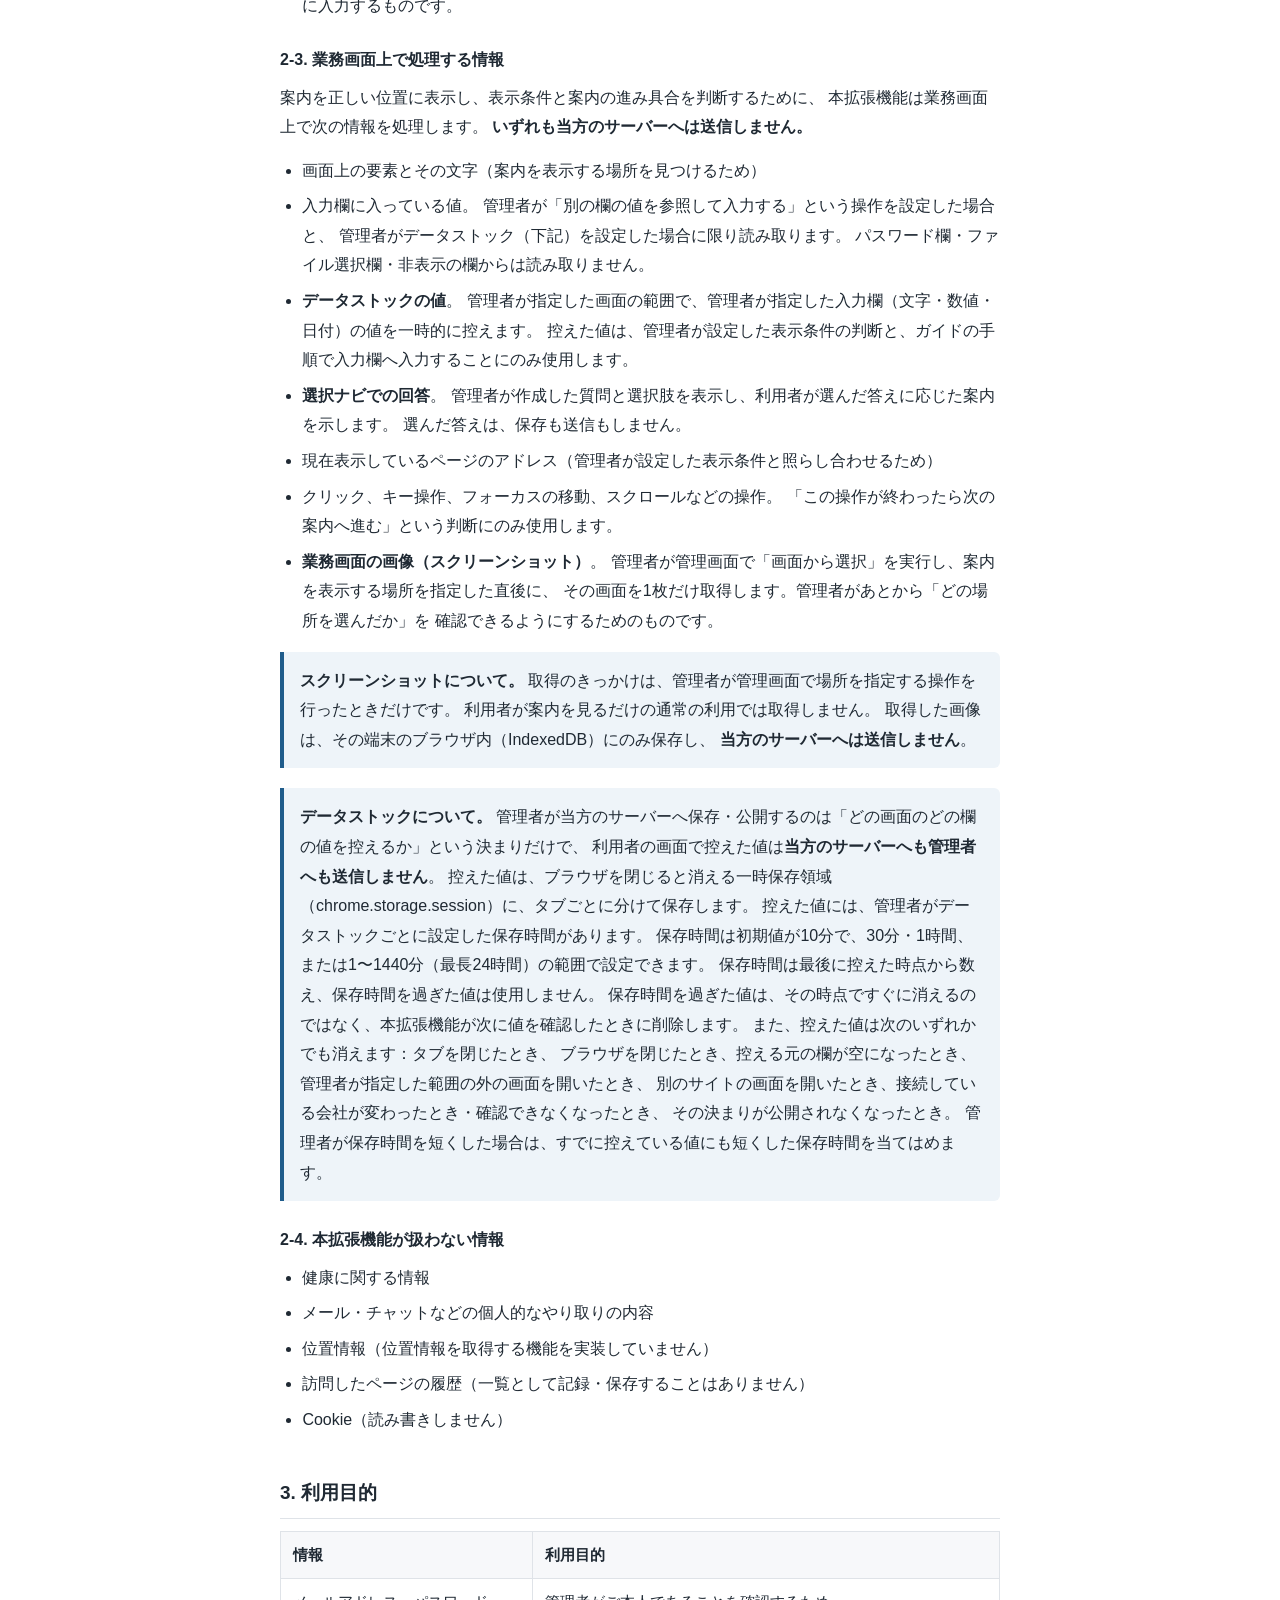
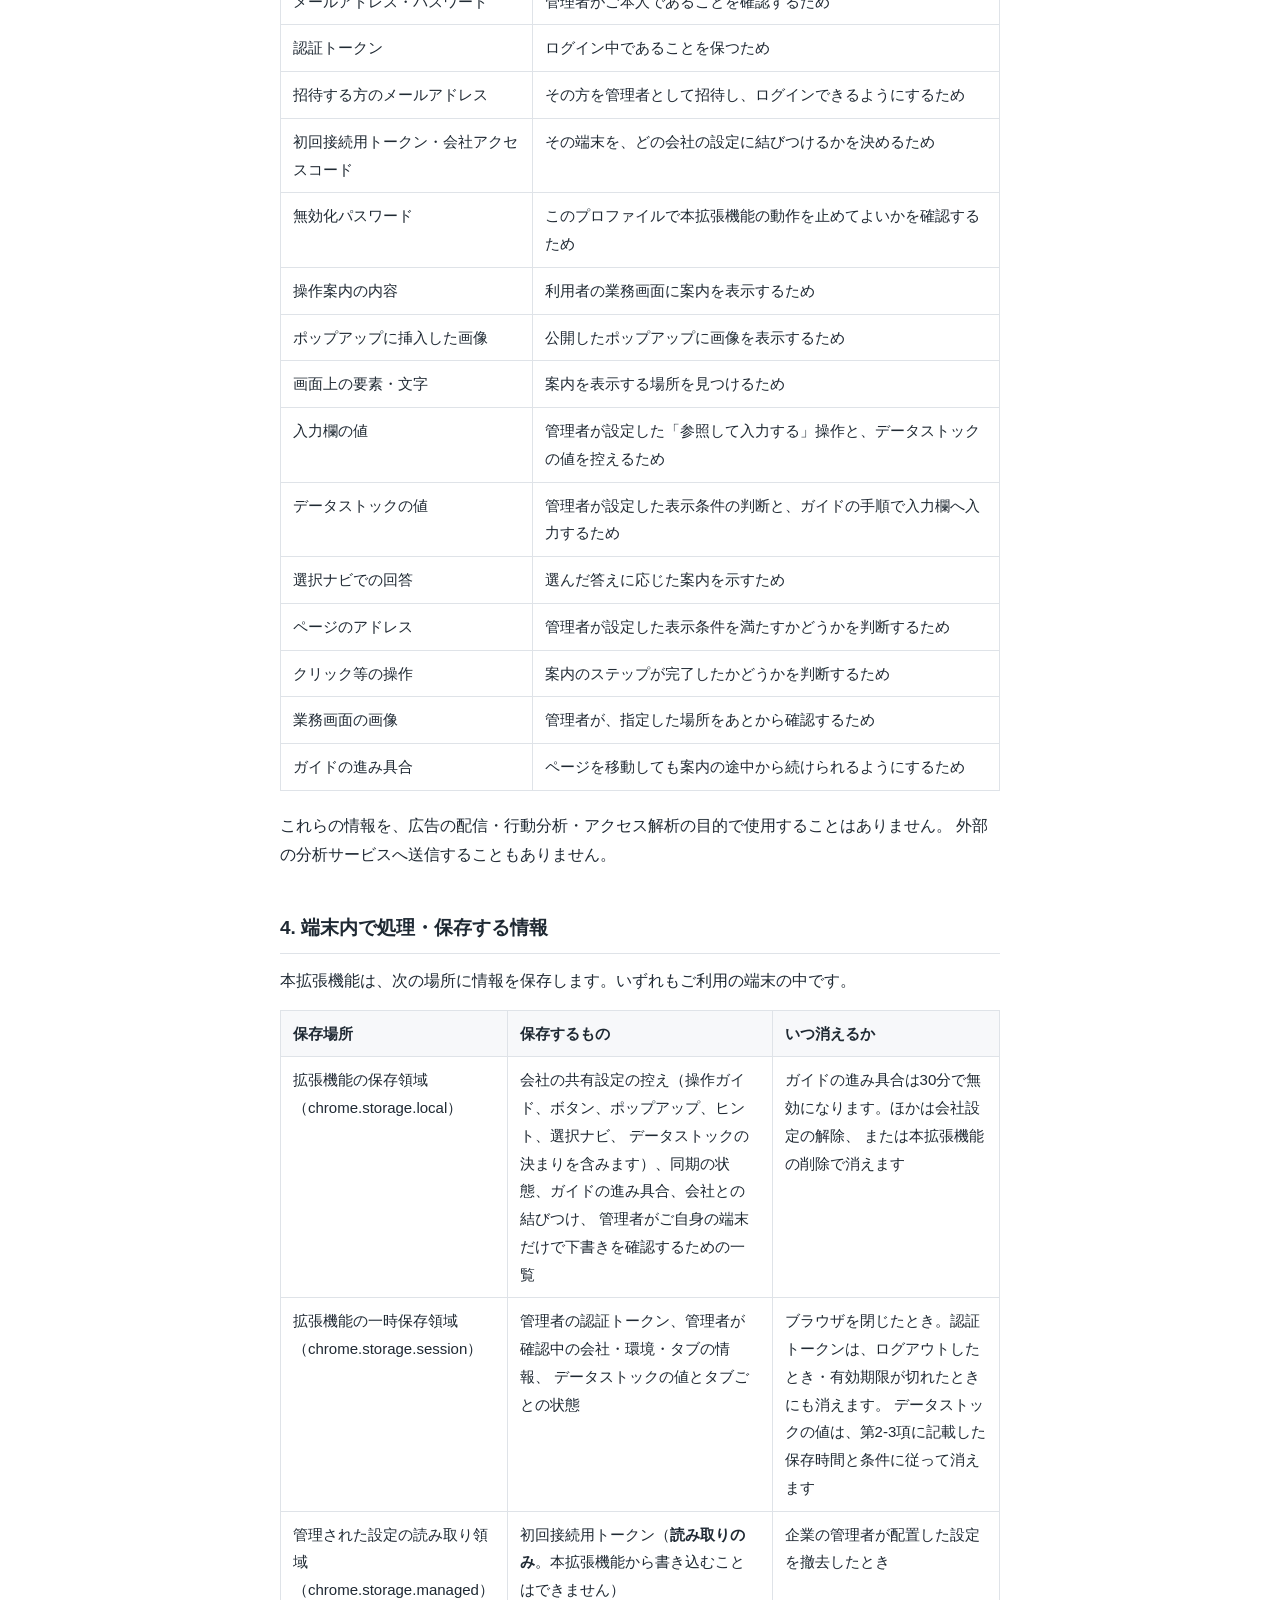
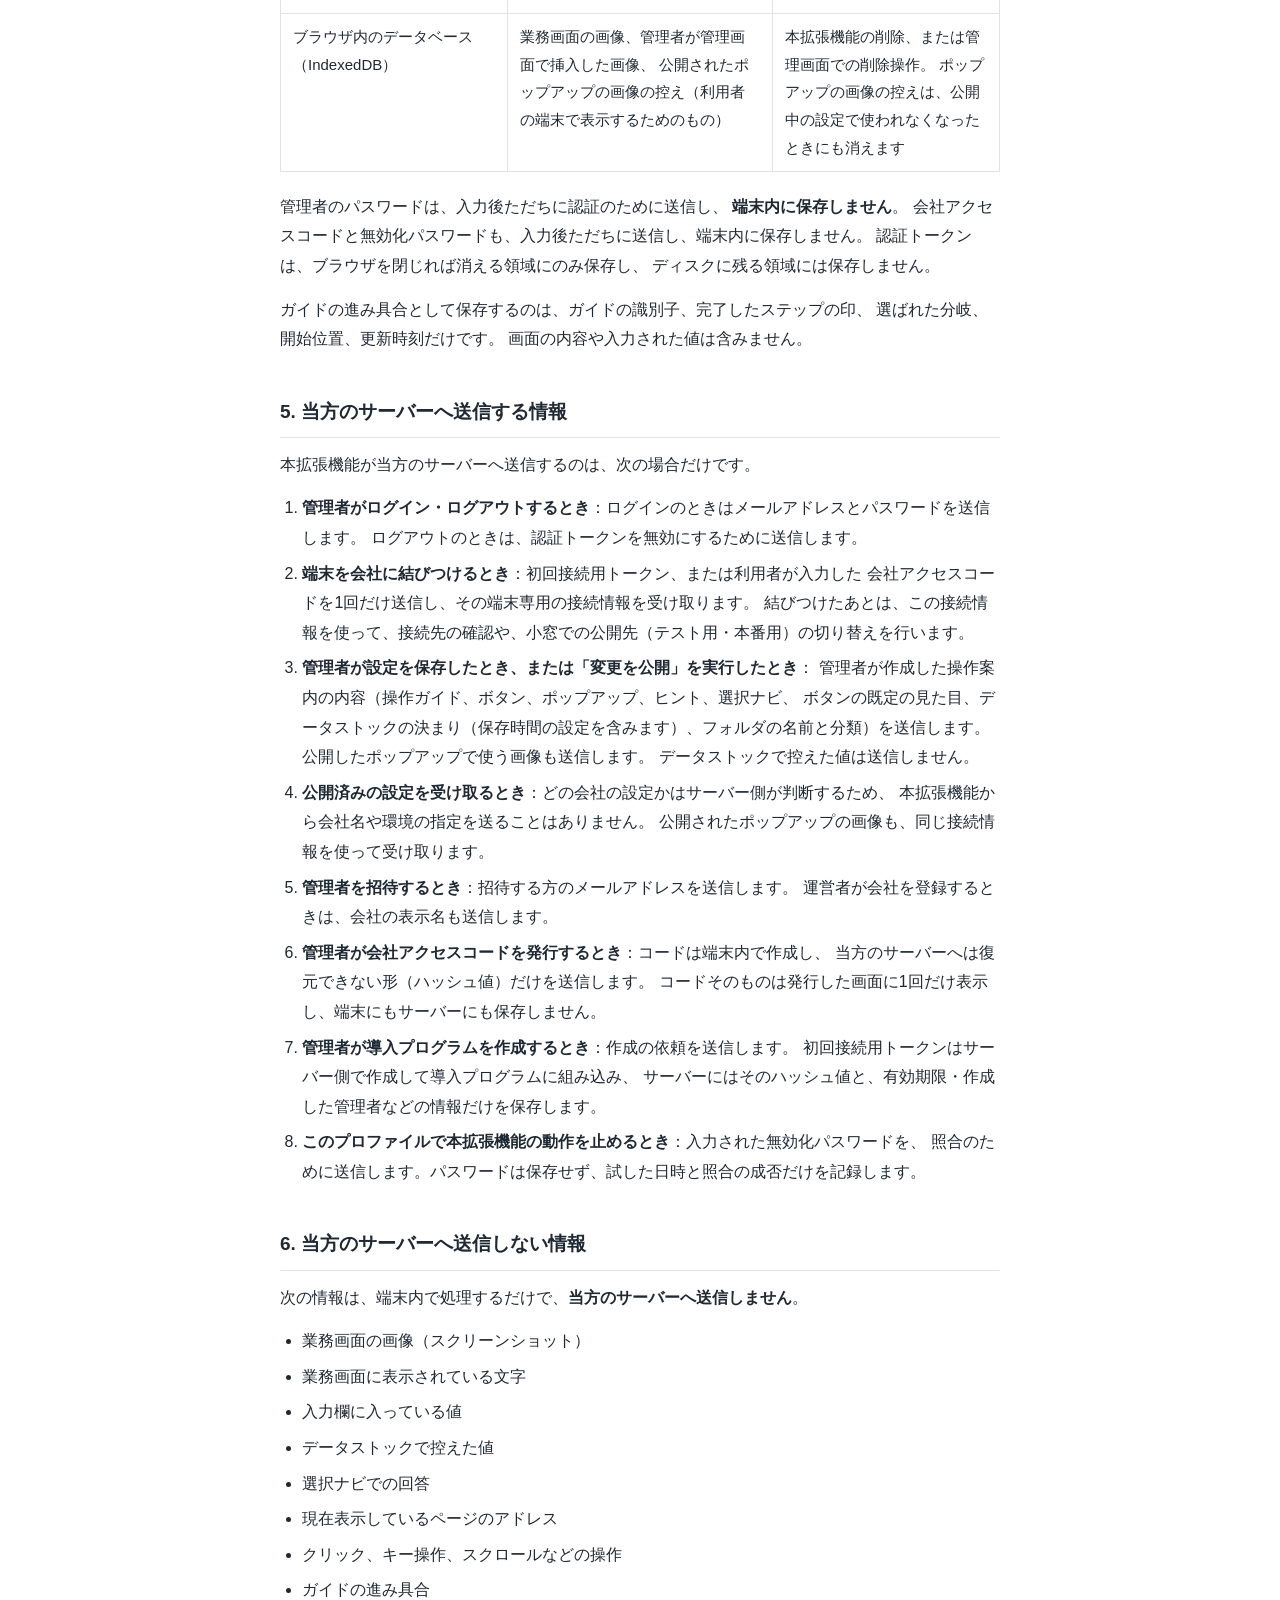
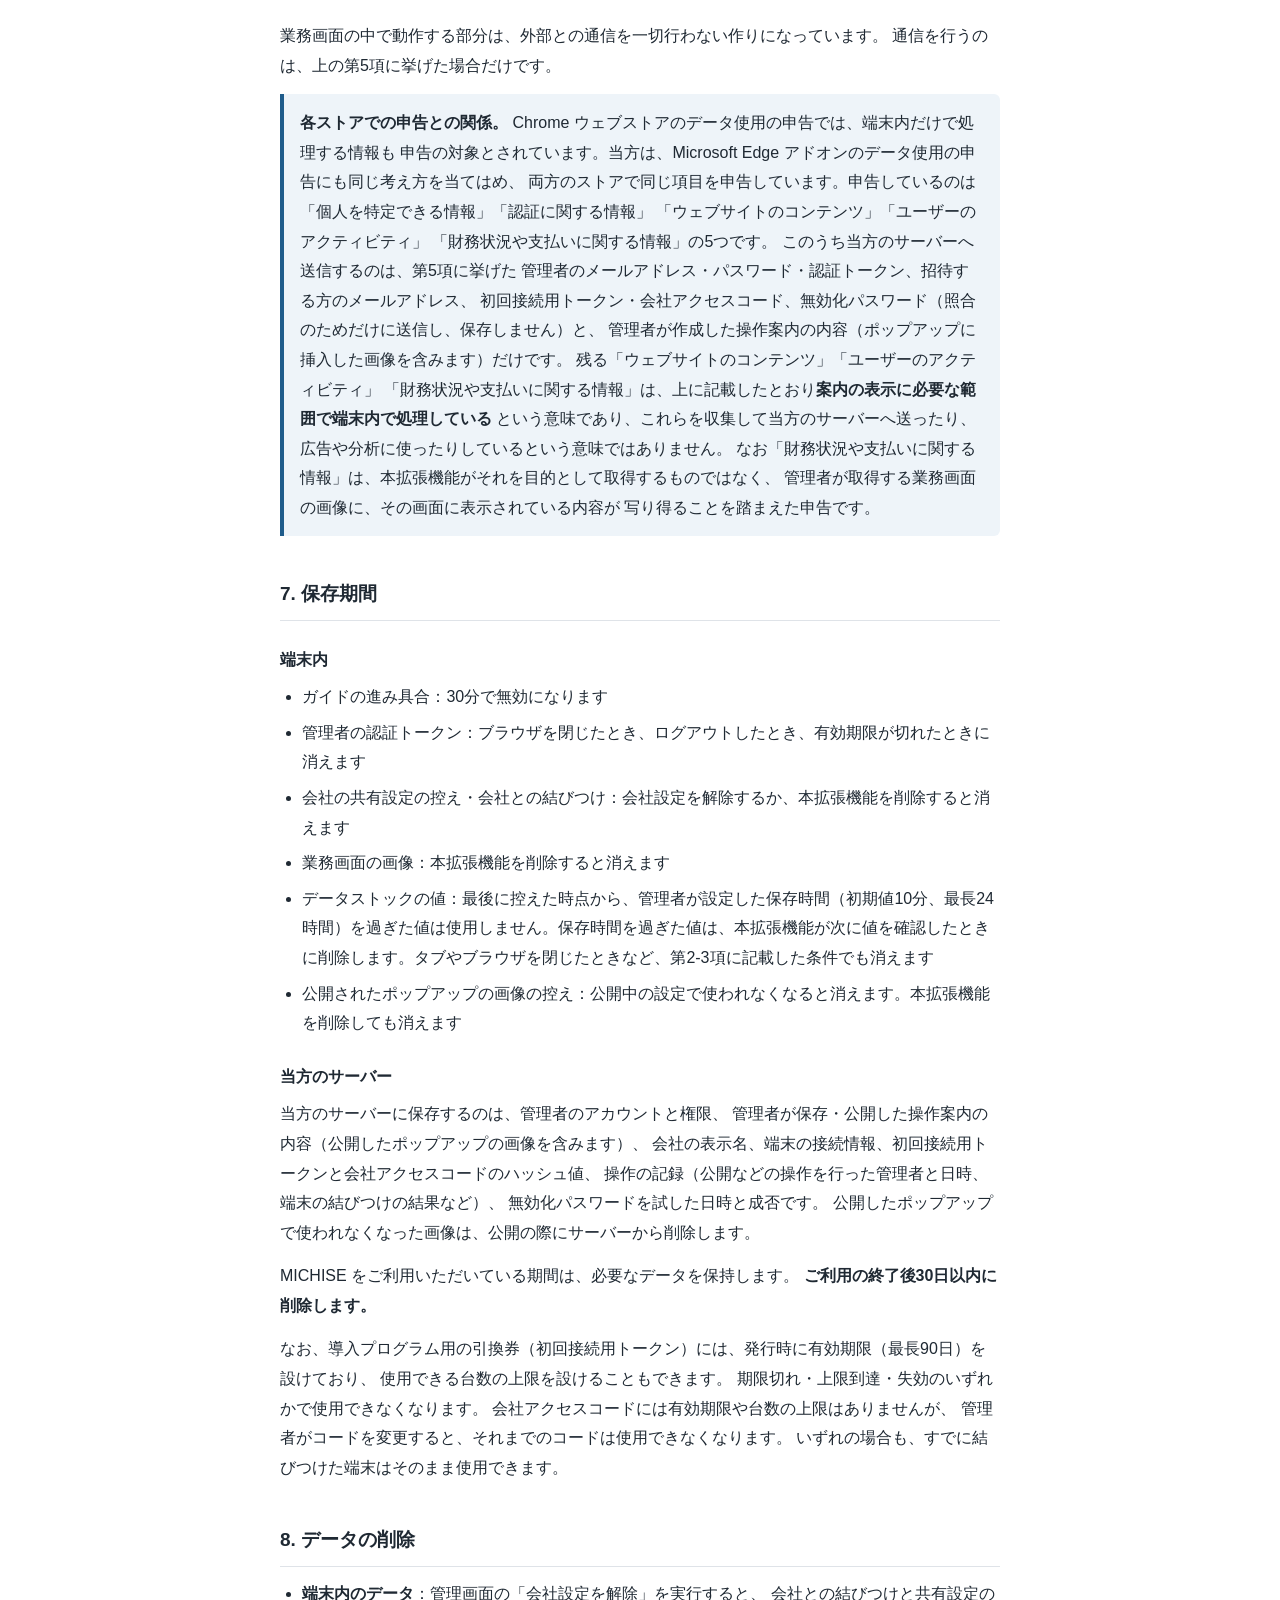
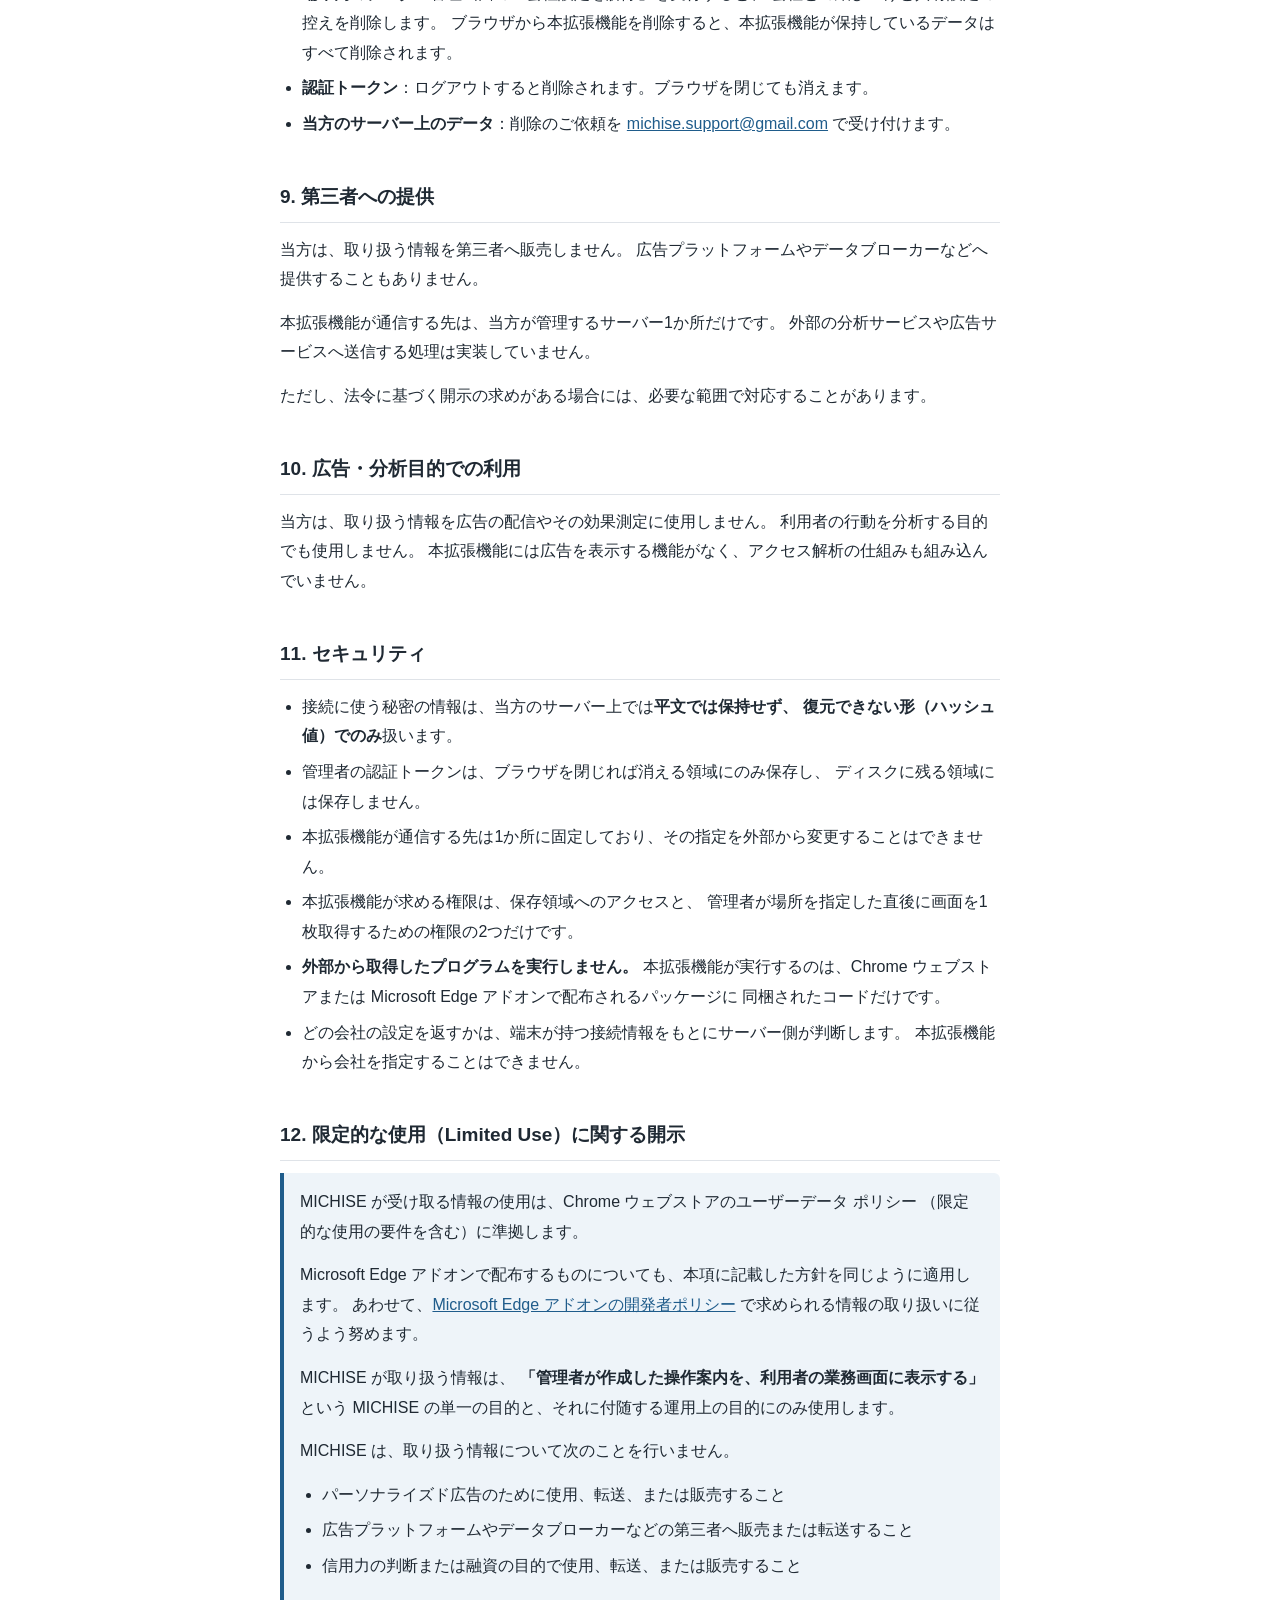
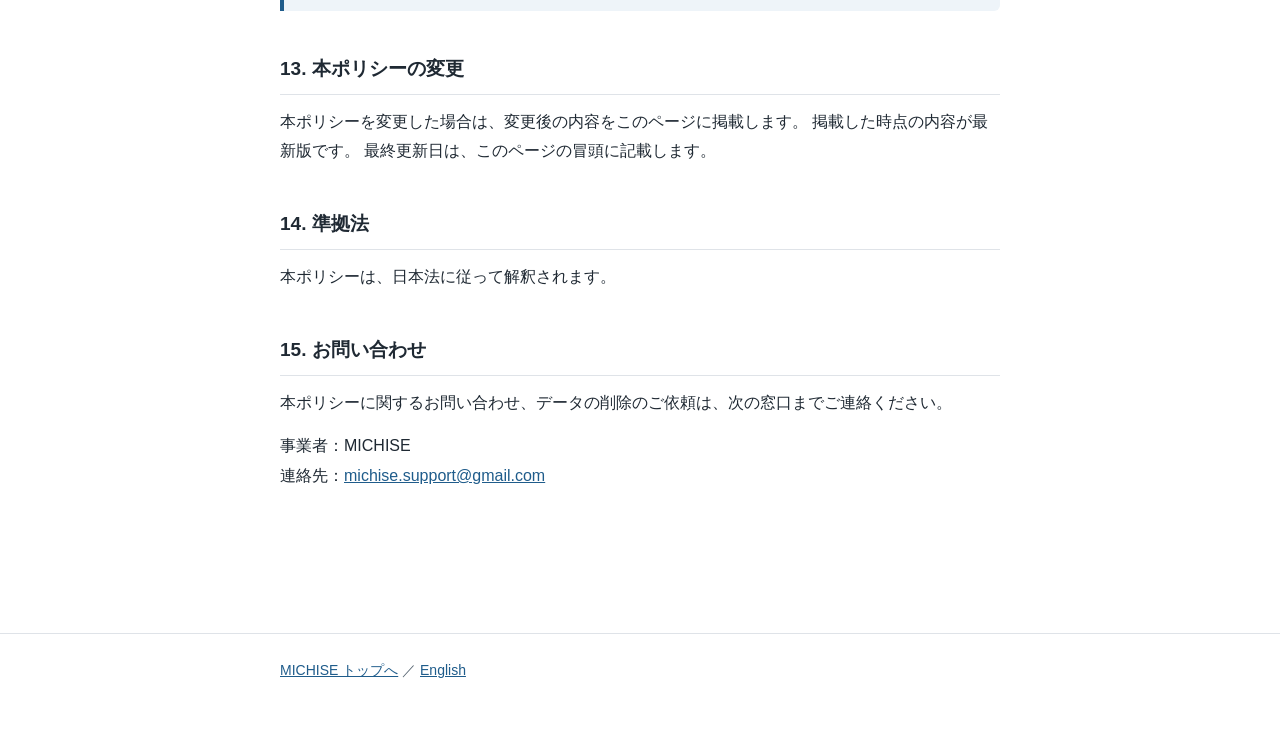
<file: privacy.html>
<!DOCTYPE html>
<html lang="ja">
<head>
<meta charset="utf-8">
<meta name="viewport" content="width=device-width, initial-scale=1">
<title>プライバシーポリシー | MICHISE</title>
<meta name="description" content="MICHISE のプライバシーポリシー。取り扱う情報、利用目的、保存期間、削除方法を記載しています。">
<link rel="stylesheet" href="style.css">
</head>
<body>

<header class="site">
  <div class="wrap">
    <p class="brand"><a href="index.html">MICHISE</a></p>
    <p class="tagline">業務システムの画面上に、操作ガイドを表示するブラウザ拡張機能</p>
  </div>
</header>

<main>
  <div class="wrap">

    <p class="lang"><a href="privacy-en.html">English version</a></p>

    <h1>プライバシーポリシー</h1>

    <p class="meta">
      制定日：2026年9月2日 ／ 最終更新日：2026年11月1日<br>
      事業者：MICHISE
    </p>

    <div class="note">
      <p>
        <strong>本ページ（日本語版）を正式版とします。</strong>
        <a href="privacy-en.html">English version</a> は参考のための翻訳です。
        日本語版と英語版で内容に違いがある場合は、日本語版が優先します。
      </p>
    </div>

    <p>
      MICHISE（以下「当方」といいます）は、ブラウザ拡張機能「MICHISE」（以下「本拡張機能」といいます）
      において取り扱う情報について、次のとおり定めます。
    </p>
    <p>
      本ポリシーは、本拡張機能が実際に行っている処理をそのまま記載しています。
      特に、<strong>業務画面から読み取った情報を当方のサーバーへ送信していない</strong>点を、
      あとの項で具体的に示します。
    </p>

    <h2>1. 適用対象</h2>

    <p>本ポリシーは、次のものに適用されます。</p>
    <ul>
      <li>ブラウザ拡張機能「MICHISE」（Chrome ウェブストアおよび Microsoft Edge アドオンで配布するもの）</li>
      <li>本拡張機能が接続する当方のサーバー</li>
    </ul>
    <p>
      本拡張機能は、企業がその従業員へ配布して利用することを想定しています。
      本ポリシーでは、業務システムを操作する方を「利用者」、
      本拡張機能の管理画面でガイドを作成し公開する方を「管理者」と呼びます。
    </p>

    <h2>2. 本拡張機能が取り扱う情報</h2>

    <p>本拡張機能が取り扱う情報は、次のとおりです。</p>

    <h3>2-1. 管理者が入力する情報</h3>
    <ul>
      <li><strong>メールアドレス</strong>（管理者がログインするときに入力）</li>
      <li><strong>パスワード</strong>（同上）</li>
      <li><strong>認証トークン</strong>（ログインが成功したときに当方のサーバーから受け取るもの）</li>
      <li>管理者が作成する操作案内の内容（案内文、ボタンの文字、表示する場所の指定、表示条件、
        選択ナビの質問と選択肢、データストックの決まり、ポップアップに挿入した画像など）</li>
      <li><strong>招待する方のメールアドレス</strong>（管理者がほかの方を管理者として招待するときに入力）</li>
    </ul>

    <h3>2-2. 導入・接続・停止のときに使う情報</h3>
    <ul>
      <li>
        <strong>初回接続用トークン</strong>。
        企業の管理者が導入プログラムで各端末へ配置するもので、本拡張機能はこれを読み取ります。
        どの会社の設定を受け取るかを決めるために、最初の1回だけ使用します。
      </li>
      <li>
        <strong>会社アクセスコード</strong>。
        管理者が管理画面で発行し、利用者が本拡張機能の小窓の「会社に接続する」で入力するものです。
        初回接続用トークンと同じく、どの会社の設定を受け取るかを決めるために1回だけ使用します。
        企業が配布設定を行った端末では使用できません。
      </li>
      <li>
        <strong>無効化パスワード</strong>。
        本拡張機能の小窓で、このプロファイルでの本拡張機能の動作を止めるときに入力するものです。
      </li>
    </ul>

    <h3>2-3. 業務画面上で処理する情報</h3>
    <p>
      案内を正しい位置に表示し、表示条件と案内の進み具合を判断するために、
      本拡張機能は業務画面上で次の情報を処理します。
      <strong>いずれも当方のサーバーへは送信しません。</strong>
    </p>
    <ul>
      <li>画面上の要素とその文字（案内を表示する場所を見つけるため）</li>
      <li>
        入力欄に入っている値。
        管理者が「別の欄の値を参照して入力する」という操作を設定した場合と、
        管理者がデータストック（下記）を設定した場合に限り読み取ります。
        パスワード欄・ファイル選択欄・非表示の欄からは読み取りません。
      </li>
      <li>
        <strong>データストックの値</strong>。
        管理者が指定した画面の範囲で、管理者が指定した入力欄（文字・数値・日付）の値を一時的に控えます。
        控えた値は、管理者が設定した表示条件の判断と、ガイドの手順で入力欄へ入力することにのみ使用します。
      </li>
      <li>
        <strong>選択ナビでの回答</strong>。
        管理者が作成した質問と選択肢を表示し、利用者が選んだ答えに応じた案内を示します。
        選んだ答えは、保存も送信もしません。
      </li>
      <li>現在表示しているページのアドレス（管理者が設定した表示条件と照らし合わせるため）</li>
      <li>
        クリック、キー操作、フォーカスの移動、スクロールなどの操作。
        「この操作が終わったら次の案内へ進む」という判断にのみ使用します。
      </li>
      <li>
        <strong>業務画面の画像（スクリーンショット）</strong>。
        管理者が管理画面で「画面から選択」を実行し、案内を表示する場所を指定した直後に、
        その画面を1枚だけ取得します。管理者があとから「どの場所を選んだか」を
        確認できるようにするためのものです。
      </li>
    </ul>

    <div class="note">
      <p>
        <strong>スクリーンショットについて。</strong>
        取得のきっかけは、管理者が管理画面で場所を指定する操作を行ったときだけです。
        利用者が案内を見るだけの通常の利用では取得しません。
        取得した画像は、その端末のブラウザ内（IndexedDB）にのみ保存し、
        <strong>当方のサーバーへは送信しません</strong>。
      </p>
    </div>

    <div class="note">
      <p>
        <strong>データストックについて。</strong>
        管理者が当方のサーバーへ保存・公開するのは「どの画面のどの欄の値を控えるか」という決まりだけで、
        利用者の画面で控えた値は<strong>当方のサーバーへも管理者へも送信しません</strong>。
        控えた値は、ブラウザを閉じると消える一時保存領域（chrome.storage.session）に、タブごとに分けて保存します。
        控えた値には、管理者がデータストックごとに設定した保存時間があります。
        保存時間は初期値が10分で、30分・1時間、または1〜1440分（最長24時間）の範囲で設定できます。
        保存時間は最後に控えた時点から数え、保存時間を過ぎた値は使用しません。
        保存時間を過ぎた値は、その時点ですぐに消えるのではなく、本拡張機能が次に値を確認したときに削除します。
        また、控えた値は次のいずれかでも消えます：タブを閉じたとき、
        ブラウザを閉じたとき、控える元の欄が空になったとき、管理者が指定した範囲の外の画面を開いたとき、
        別のサイトの画面を開いたとき、接続している会社が変わったとき・確認できなくなったとき、
        その決まりが公開されなくなったとき。
        管理者が保存時間を短くした場合は、すでに控えている値にも短くした保存時間を当てはめます。
      </p>
    </div>

    <h3>2-4. 本拡張機能が扱わない情報</h3>
    <ul>
      <li>健康に関する情報</li>
      <li>メール・チャットなどの個人的なやり取りの内容</li>
      <li>位置情報（位置情報を取得する機能を実装していません）</li>
      <li>訪問したページの履歴（一覧として記録・保存することはありません）</li>
      <li>Cookie（読み書きしません）</li>
    </ul>

    <h2>3. 利用目的</h2>

    <table>
      <tr><th>情報</th><th>利用目的</th></tr>
      <tr><td>メールアドレス・パスワード</td><td>管理者がご本人であることを確認するため</td></tr>
      <tr><td>認証トークン</td><td>ログイン中であることを保つため</td></tr>
      <tr><td>招待する方のメールアドレス</td><td>その方を管理者として招待し、ログインできるようにするため</td></tr>
      <tr><td>初回接続用トークン・会社アクセスコード</td><td>その端末を、どの会社の設定に結びつけるかを決めるため</td></tr>
      <tr><td>無効化パスワード</td><td>このプロファイルで本拡張機能の動作を止めてよいかを確認するため</td></tr>
      <tr><td>操作案内の内容</td><td>利用者の業務画面に案内を表示するため</td></tr>
      <tr><td>ポップアップに挿入した画像</td><td>公開したポップアップに画像を表示するため</td></tr>
      <tr><td>画面上の要素・文字</td><td>案内を表示する場所を見つけるため</td></tr>
      <tr><td>入力欄の値</td><td>管理者が設定した「参照して入力する」操作と、データストックの値を控えるため</td></tr>
      <tr><td>データストックの値</td><td>管理者が設定した表示条件の判断と、ガイドの手順で入力欄へ入力するため</td></tr>
      <tr><td>選択ナビでの回答</td><td>選んだ答えに応じた案内を示すため</td></tr>
      <tr><td>ページのアドレス</td><td>管理者が設定した表示条件を満たすかどうかを判断するため</td></tr>
      <tr><td>クリック等の操作</td><td>案内のステップが完了したかどうかを判断するため</td></tr>
      <tr><td>業務画面の画像</td><td>管理者が、指定した場所をあとから確認するため</td></tr>
      <tr><td>ガイドの進み具合</td><td>ページを移動しても案内の途中から続けられるようにするため</td></tr>
    </table>

    <p>
      これらの情報を、広告の配信・行動分析・アクセス解析の目的で使用することはありません。
      外部の分析サービスへ送信することもありません。
    </p>

    <h2>4. 端末内で処理・保存する情報</h2>

    <p>本拡張機能は、次の場所に情報を保存します。いずれもご利用の端末の中です。</p>

    <table>
      <tr><th>保存場所</th><th>保存するもの</th><th>いつ消えるか</th></tr>
      <tr>
        <td>拡張機能の保存領域<br>（chrome.storage.local）</td>
        <td>会社の共有設定の控え（操作ガイド、ボタン、ポップアップ、ヒント、選択ナビ、
          データストックの決まりを含みます）、同期の状態、ガイドの進み具合、会社との結びつけ、
          管理者がご自身の端末だけで下書きを確認するための一覧</td>
        <td>ガイドの進み具合は30分で無効になります。ほかは会社設定の解除、
          または本拡張機能の削除で消えます</td>
      </tr>
      <tr>
        <td>拡張機能の一時保存領域<br>（chrome.storage.session）</td>
        <td>管理者の認証トークン、管理者が確認中の会社・環境・タブの情報、
          データストックの値とタブごとの状態</td>
        <td>ブラウザを閉じたとき。認証トークンは、ログアウトしたとき・有効期限が切れたときにも消えます。
          データストックの値は、第2-3項に記載した保存時間と条件に従って消えます</td>
      </tr>
      <tr>
        <td>管理された設定の読み取り領域<br>（chrome.storage.managed）</td>
        <td>初回接続用トークン（<strong>読み取りのみ</strong>。本拡張機能から書き込むことはできません）</td>
        <td>企業の管理者が配置した設定を撤去したとき</td>
      </tr>
      <tr>
        <td>ブラウザ内のデータベース<br>（IndexedDB）</td>
        <td>業務画面の画像、管理者が管理画面で挿入した画像、
          公開されたポップアップの画像の控え（利用者の端末で表示するためのもの）</td>
        <td>本拡張機能の削除、または管理画面での削除操作。
          ポップアップの画像の控えは、公開中の設定で使われなくなったときにも消えます</td>
      </tr>
    </table>

    <p>
      管理者のパスワードは、入力後ただちに認証のために送信し、
      <strong>端末内に保存しません</strong>。
      会社アクセスコードと無効化パスワードも、入力後ただちに送信し、端末内に保存しません。
      認証トークンは、ブラウザを閉じれば消える領域にのみ保存し、
      ディスクに残る領域には保存しません。
    </p>
    <p>
      ガイドの進み具合として保存するのは、ガイドの識別子、完了したステップの印、
      選ばれた分岐、開始位置、更新時刻だけです。
      画面の内容や入力された値は含みません。
    </p>

    <h2>5. 当方のサーバーへ送信する情報</h2>

    <p>本拡張機能が当方のサーバーへ送信するのは、次の場合だけです。</p>

    <ol>
      <li>
        <strong>管理者がログイン・ログアウトするとき</strong>：ログインのときはメールアドレスとパスワードを送信します。
        ログアウトのときは、認証トークンを無効にするために送信します。
      </li>
      <li>
        <strong>端末を会社に結びつけるとき</strong>：初回接続用トークン、または利用者が入力した
        会社アクセスコードを1回だけ送信し、その端末専用の接続情報を受け取ります。
        結びつけたあとは、この接続情報を使って、接続先の確認や、小窓での公開先（テスト用・本番用）の切り替えを行います。
      </li>
      <li>
        <strong>管理者が設定を保存したとき、または「変更を公開」を実行したとき</strong>：
        管理者が作成した操作案内の内容（操作ガイド、ボタン、ポップアップ、ヒント、選択ナビ、
        ボタンの既定の見た目、データストックの決まり（保存時間の設定を含みます）、フォルダの名前と分類）を送信します。
        公開したポップアップで使う画像も送信します。
        データストックで控えた値は送信しません。
      </li>
      <li>
        <strong>公開済みの設定を受け取るとき</strong>：どの会社の設定かはサーバー側が判断するため、
        本拡張機能から会社名や環境の指定を送ることはありません。
        公開されたポップアップの画像も、同じ接続情報を使って受け取ります。
      </li>
      <li>
        <strong>管理者を招待するとき</strong>：招待する方のメールアドレスを送信します。
        運営者が会社を登録するときは、会社の表示名も送信します。
      </li>
      <li>
        <strong>管理者が会社アクセスコードを発行するとき</strong>：コードは端末内で作成し、
        当方のサーバーへは復元できない形（ハッシュ値）だけを送信します。
        コードそのものは発行した画面に1回だけ表示し、端末にもサーバーにも保存しません。
      </li>
      <li>
        <strong>管理者が導入プログラムを作成するとき</strong>：作成の依頼を送信します。
        初回接続用トークンはサーバー側で作成して導入プログラムに組み込み、
        サーバーにはそのハッシュ値と、有効期限・作成した管理者などの情報だけを保存します。
      </li>
      <li>
        <strong>このプロファイルで本拡張機能の動作を止めるとき</strong>：入力された無効化パスワードを、
        照合のために送信します。パスワードは保存せず、試した日時と照合の成否だけを記録します。
      </li>
    </ol>

    <h2>6. 当方のサーバーへ送信しない情報</h2>

    <p>次の情報は、端末内で処理するだけで、<strong>当方のサーバーへ送信しません</strong>。</p>

    <ul>
      <li>業務画面の画像（スクリーンショット）</li>
      <li>業務画面に表示されている文字</li>
      <li>入力欄に入っている値</li>
      <li>データストックで控えた値</li>
      <li>選択ナビでの回答</li>
      <li>現在表示しているページのアドレス</li>
      <li>クリック、キー操作、スクロールなどの操作</li>
      <li>ガイドの進み具合</li>
    </ul>

    <p>
      業務画面の中で動作する部分は、外部との通信を一切行わない作りになっています。
      通信を行うのは、上の第5項に挙げた場合だけです。
    </p>

    <div class="note">
      <p>
        <strong>各ストアでの申告との関係。</strong>
        Chrome ウェブストアのデータ使用の申告では、端末内だけで処理する情報も
        申告の対象とされています。当方は、Microsoft Edge アドオンのデータ使用の申告にも同じ考え方を当てはめ、
        両方のストアで同じ項目を申告しています。申告しているのは「個人を特定できる情報」「認証に関する情報」
        「ウェブサイトのコンテンツ」「ユーザーのアクティビティ」
        「財務状況や支払いに関する情報」の5つです。
        このうち当方のサーバーへ送信するのは、第5項に挙げた
        管理者のメールアドレス・パスワード・認証トークン、招待する方のメールアドレス、
        初回接続用トークン・会社アクセスコード、無効化パスワード（照合のためだけに送信し、保存しません）と、
        管理者が作成した操作案内の内容（ポップアップに挿入した画像を含みます）だけです。
        残る「ウェブサイトのコンテンツ」「ユーザーのアクティビティ」
        「財務状況や支払いに関する情報」は、上に記載したとおり<strong>案内の表示に必要な範囲で端末内で処理している</strong>
        という意味であり、これらを収集して当方のサーバーへ送ったり、
        広告や分析に使ったりしているという意味ではありません。
        なお「財務状況や支払いに関する情報」は、本拡張機能がそれを目的として取得するものではなく、
        管理者が取得する業務画面の画像に、その画面に表示されている内容が
        写り得ることを踏まえた申告です。
      </p>
    </div>

    <h2>7. 保存期間</h2>

    <h3>端末内</h3>
    <ul>
      <li>ガイドの進み具合：30分で無効になります</li>
      <li>管理者の認証トークン：ブラウザを閉じたとき、ログアウトしたとき、有効期限が切れたときに消えます</li>
      <li>会社の共有設定の控え・会社との結びつけ：会社設定を解除するか、本拡張機能を削除すると消えます</li>
      <li>業務画面の画像：本拡張機能を削除すると消えます</li>
      <li>データストックの値：最後に控えた時点から、管理者が設定した保存時間（初期値10分、最長24時間）を過ぎた値は使用しません。保存時間を過ぎた値は、本拡張機能が次に値を確認したときに削除します。タブやブラウザを閉じたときなど、第2-3項に記載した条件でも消えます</li>
      <li>公開されたポップアップの画像の控え：公開中の設定で使われなくなると消えます。本拡張機能を削除しても消えます</li>
    </ul>

    <h3>当方のサーバー</h3>
    <p>
      当方のサーバーに保存するのは、管理者のアカウントと権限、
      管理者が保存・公開した操作案内の内容（公開したポップアップの画像を含みます）、
      会社の表示名、端末の接続情報、初回接続用トークンと会社アクセスコードのハッシュ値、
      操作の記録（公開などの操作を行った管理者と日時、端末の結びつけの結果など）、
      無効化パスワードを試した日時と成否です。
      公開したポップアップで使われなくなった画像は、公開の際にサーバーから削除します。
    </p>
    <p>
      MICHISE をご利用いただいている期間は、必要なデータを保持します。
      <strong>ご利用の終了後30日以内に削除します。</strong>
    </p>
    <p>
      なお、導入プログラム用の引換券（初回接続用トークン）には、発行時に有効期限（最長90日）を設けており、
      使用できる台数の上限を設けることもできます。
      期限切れ・上限到達・失効のいずれかで使用できなくなります。
      会社アクセスコードには有効期限や台数の上限はありませんが、
      管理者がコードを変更すると、それまでのコードは使用できなくなります。
      いずれの場合も、すでに結びつけた端末はそのまま使用できます。
    </p>

    <h2>8. データの削除</h2>

    <ul>
      <li>
        <strong>端末内のデータ</strong>：管理画面の「会社設定を解除」を実行すると、
        会社との結びつけと共有設定の控えを削除します。
        ブラウザから本拡張機能を削除すると、本拡張機能が保持しているデータはすべて削除されます。
      </li>
      <li>
        <strong>認証トークン</strong>：ログアウトすると削除されます。ブラウザを閉じても消えます。
      </li>
      <li>
        <strong>当方のサーバー上のデータ</strong>：削除のご依頼を
        <a href="mailto:michise.support@gmail.com">michise.support@gmail.com</a> で受け付けます。
      </li>
    </ul>

    <h2>9. 第三者への提供</h2>

    <p>
      当方は、取り扱う情報を第三者へ販売しません。
      広告プラットフォームやデータブローカーなどへ提供することもありません。
    </p>
    <p>
      本拡張機能が通信する先は、当方が管理するサーバー1か所だけです。
      外部の分析サービスや広告サービスへ送信する処理は実装していません。
    </p>
    <p>
      ただし、法令に基づく開示の求めがある場合には、必要な範囲で対応することがあります。
    </p>

    <h2>10. 広告・分析目的での利用</h2>

    <p>
      当方は、取り扱う情報を広告の配信やその効果測定に使用しません。
      利用者の行動を分析する目的でも使用しません。
      本拡張機能には広告を表示する機能がなく、アクセス解析の仕組みも組み込んでいません。
    </p>

    <h2>11. セキュリティ</h2>

    <ul>
      <li>
        接続に使う秘密の情報は、当方のサーバー上では<strong>平文では保持せず、
        復元できない形（ハッシュ値）でのみ</strong>扱います。
      </li>
      <li>
        管理者の認証トークンは、ブラウザを閉じれば消える領域にのみ保存し、
        ディスクに残る領域には保存しません。
      </li>
      <li>
        本拡張機能が通信する先は1か所に固定しており、その指定を外部から変更することはできません。
      </li>
      <li>
        本拡張機能が求める権限は、保存領域へのアクセスと、
        管理者が場所を指定した直後に画面を1枚取得するための権限の2つだけです。
      </li>
      <li>
        <strong>外部から取得したプログラムを実行しません。</strong>
        本拡張機能が実行するのは、Chrome ウェブストアまたは Microsoft Edge アドオンで配布されるパッケージに
        同梱されたコードだけです。
      </li>
      <li>
        どの会社の設定を返すかは、端末が持つ接続情報をもとにサーバー側が判断します。
        本拡張機能から会社を指定することはできません。
      </li>
    </ul>

    <h2>12. 限定的な使用（Limited Use）に関する開示</h2>

    <div class="note">
      <p>
        MICHISE が受け取る情報の使用は、Chrome ウェブストアのユーザーデータ ポリシー
        （限定的な使用の要件を含む）に準拠します。
      </p>
      <p>
        Microsoft Edge アドオンで配布するものについても、本項に記載した方針を同じように適用します。
        あわせて、<a href="https://learn.microsoft.com/legal/microsoft-edge/extensions/developer-policies">Microsoft Edge アドオンの開発者ポリシー</a>
        で求められる情報の取り扱いに従うよう努めます。
      </p>
      <p>
        MICHISE が取り扱う情報は、
        <strong>「管理者が作成した操作案内を、利用者の業務画面に表示する」</strong>
        という MICHISE の単一の目的と、それに付随する運用上の目的にのみ使用します。
      </p>
      <p>MICHISE は、取り扱う情報について次のことを行いません。</p>
      <ul>
        <li>パーソナライズド広告のために使用、転送、または販売すること</li>
        <li>広告プラットフォームやデータブローカーなどの第三者へ販売または転送すること</li>
        <li>信用力の判断または融資の目的で使用、転送、または販売すること</li>
      </ul>
    </div>

    <h2>13. 本ポリシーの変更</h2>

    <p>
      本ポリシーを変更した場合は、変更後の内容をこのページに掲載します。
      掲載した時点の内容が最新版です。
      最終更新日は、このページの冒頭に記載します。
    </p>

    <h2>14. 準拠法</h2>

    <p>本ポリシーは、日本法に従って解釈されます。</p>

    <h2>15. お問い合わせ</h2>

    <p>
      本ポリシーに関するお問い合わせ、データの削除のご依頼は、次の窓口までご連絡ください。
    </p>
    <p>
      事業者：MICHISE<br>
      連絡先：<a href="mailto:michise.support@gmail.com">michise.support@gmail.com</a>
    </p>

  </div>
</main>

<footer class="site">
  <div class="wrap">
    <p><a href="index.html">MICHISE トップへ</a> ／ <a href="privacy-en.html">English</a></p>
  </div>
</footer>

</body>
</html>
</file>
<file: style.css>
/* MICHISE 公開ページの見た目（外部フォント・外部CSSは読み込まない） */

:root {
  --ink: #1f2933;
  --ink-soft: #52606d;
  --line: #dfe3e8;
  --bg: #ffffff;
  --bg-soft: #f7f8fa;
  --accent: #1f5c8b;
  --accent-soft: #eef4f9;
}

* { box-sizing: border-box; }

html { -webkit-text-size-adjust: 100%; }

body {
  margin: 0;
  background: var(--bg);
  color: var(--ink);
  font-family: -apple-system, BlinkMacSystemFont, "Segoe UI", "Hiragino Sans",
    "Hiragino Kaku Gothic ProN", "Yu Gothic", Meiryo, sans-serif;
  font-size: 16px;
  line-height: 1.85;
}

.wrap {
  max-width: 760px;
  margin: 0 auto;
  padding: 0 20px 72px;
}

header.site {
  border-bottom: 1px solid var(--line);
  background: var(--bg-soft);
}

header.site .wrap {
  padding-top: 28px;
  padding-bottom: 24px;
}

.brand {
  margin: 0;
  font-size: 24px;
  font-weight: 700;
  letter-spacing: 0.04em;
}

.brand a { color: var(--ink); text-decoration: none; }

.tagline {
  margin: 6px 0 0;
  color: var(--ink-soft);
  font-size: 15px;
}

main { padding-top: 32px; }

h1 {
  font-size: 26px;
  line-height: 1.5;
  margin: 0 0 8px;
}

h2 {
  font-size: 19px;
  margin: 40px 0 12px;
  padding-bottom: 8px;
  border-bottom: 1px solid var(--line);
}

h3 {
  font-size: 16px;
  margin: 24px 0 8px;
}

p { margin: 0 0 14px; }

ul, ol { margin: 0 0 16px; padding-left: 1.4em; }
li { margin-bottom: 6px; }

.meta {
  color: var(--ink-soft);
  font-size: 14px;
  margin-bottom: 28px;
}

.lang {
  display: inline-block;
  margin-bottom: 24px;
  font-size: 14px;
}

.lang a { color: var(--accent); }

.card {
  background: var(--bg-soft);
  border: 1px solid var(--line);
  border-radius: 8px;
  padding: 18px 20px;
  margin: 0 0 20px;
}

.card h2 { margin-top: 0; border: none; padding-bottom: 0; font-size: 17px; }

.links { list-style: none; padding: 0; margin: 0; }
.links li { margin-bottom: 10px; }

.links a {
  display: block;
  padding: 14px 16px;
  border: 1px solid var(--line);
  border-radius: 8px;
  background: var(--bg);
  color: var(--accent);
  text-decoration: none;
  font-weight: 600;
}

.links a:hover, .links a:focus { background: var(--accent-soft); }

.links .sub {
  display: block;
  color: var(--ink-soft);
  font-weight: 400;
  font-size: 14px;
  margin-top: 2px;
}

table {
  width: 100%;
  border-collapse: collapse;
  margin: 0 0 20px;
  font-size: 15px;
  display: block;
  overflow-x: auto;
}

th, td {
  border: 1px solid var(--line);
  padding: 9px 12px;
  text-align: left;
  vertical-align: top;
}

th { background: var(--bg-soft); font-weight: 600; white-space: nowrap; }

.note {
  background: var(--accent-soft);
  border-left: 4px solid var(--accent);
  padding: 14px 16px;
  margin: 0 0 20px;
  border-radius: 0 6px 6px 0;
}

.note p:last-child { margin-bottom: 0; }

footer.site {
  border-top: 1px solid var(--line);
  margin-top: 56px;
  padding: 24px 0 40px;
  color: var(--ink-soft);
  font-size: 14px;
}

footer.site .wrap { padding-bottom: 0; }

a { color: var(--accent); }

@media (max-width: 600px) {
  body { font-size: 15px; }
  h1 { font-size: 22px; }
  h2 { font-size: 17px; }
  .wrap { padding: 0 16px 56px; }
}
</file>
